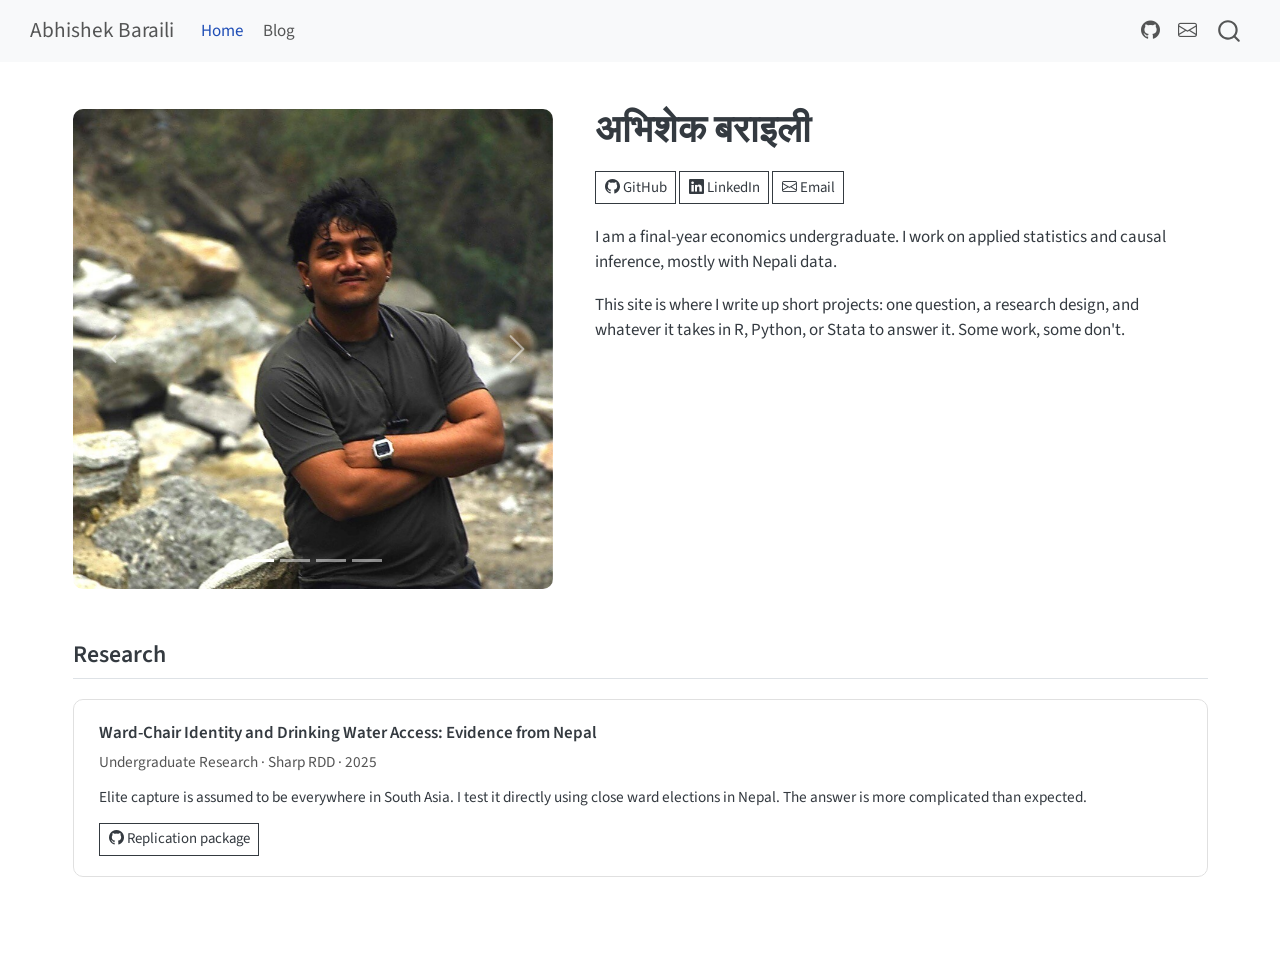
<file: docs/index.html>
<!DOCTYPE html>
<html xmlns="http://www.w3.org/1999/xhtml" lang="en" xml:lang="en"><head>

<meta charset="utf-8">
<meta name="generator" content="quarto-1.9.38">

<meta name="viewport" content="width=device-width, initial-scale=1.0, user-scalable=yes">


<title>Abhishek Baraili</title>
<style>
/* Default styles provided by pandoc.
** See https://pandoc.org/MANUAL.html#variables-for-html for config info.
*/
code{white-space: pre-wrap;}
span.smallcaps{font-variant: small-caps;}
div.columns{display: flex; gap: min(4vw, 1.5em);}
div.column{flex: auto; overflow-x: auto;}
div.hanging-indent{margin-left: 1.5em; text-indent: -1.5em;}
ul.task-list{list-style: none;}
ul.task-list li input[type="checkbox"] {
  width: 0.8em;
  margin: 0 0.8em 0.2em -1em; /* quarto-specific, see https://github.com/quarto-dev/quarto-cli/issues/4556 */ 
  vertical-align: middle;
}
</style>


<script src="site_libs/quarto-nav/quarto-nav.js"></script>
<script src="site_libs/quarto-nav/headroom.min.js"></script>
<script src="site_libs/clipboard/clipboard.min.js"></script>
<script src="site_libs/quarto-search/autocomplete.umd.js"></script>
<script src="site_libs/quarto-search/fuse.min.js"></script>
<script src="site_libs/quarto-search/quarto-search.js"></script>
<meta name="quarto:offset" content="./">
<script src="site_libs/quarto-html/quarto.js" type="module"></script>
<script src="site_libs/quarto-html/tabsets/tabsets.js" type="module"></script>
<script src="site_libs/quarto-html/popper.min.js"></script>
<script src="site_libs/quarto-html/tippy.umd.min.js"></script>
<script src="site_libs/quarto-html/anchor.min.js"></script>
<link href="site_libs/quarto-html/tippy.css" rel="stylesheet">
<link href="site_libs/quarto-html/quarto-syntax-highlighting-15634bcf2e68342d4ad2dfa704d543f6.css" rel="stylesheet" id="quarto-text-highlighting-styles">
<script src="site_libs/bootstrap/bootstrap.min.js"></script>
<link href="site_libs/bootstrap/bootstrap-icons.css" rel="stylesheet">
<link href="site_libs/bootstrap/bootstrap-158031087360bce0ff56dc785ce39e06.min.css" rel="stylesheet" append-hash="true" id="quarto-bootstrap" data-mode="light">
<script id="quarto-search-options" type="application/json">{
  "location": "navbar",
  "copy-button": false,
  "collapse-after": 3,
  "panel-placement": "end",
  "type": "overlay",
  "limit": 50,
  "keyboard-shortcut": [
    "f",
    "/",
    "s"
  ],
  "show-item-context": false,
  "language": {
    "search-no-results-text": "No results",
    "search-matching-documents-text": "matching documents",
    "search-copy-link-title": "Copy link to search",
    "search-hide-matches-text": "Hide additional matches",
    "search-more-match-text": "more match in this document",
    "search-more-matches-text": "more matches in this document",
    "search-clear-button-title": "Clear",
    "search-text-placeholder": "",
    "search-detached-cancel-button-title": "Cancel",
    "search-submit-button-title": "Submit",
    "search-label": "Search"
  }
}</script>


<link rel="stylesheet" href="styles.css">
</head>

<body class="nav-fixed quarto-light">

<div id="quarto-search-results"></div>
  <header id="quarto-header" class="headroom fixed-top">
    <nav class="navbar navbar-expand-lg " data-bs-theme="dark">
      <div class="navbar-container container-fluid">
      <div class="navbar-brand-container mx-auto">
    <a class="navbar-brand" href="./index.html">
    <span class="navbar-title">Abhishek Baraili</span>
    </a>
  </div>
            <div id="quarto-search" class="" title="Search"></div>
          <button class="navbar-toggler" type="button" data-bs-toggle="collapse" data-bs-target="#navbarCollapse" aria-controls="navbarCollapse" role="menu" aria-expanded="false" aria-label="Toggle navigation" onclick="if (window.quartoToggleHeadroom) { window.quartoToggleHeadroom(); }">
  <span class="navbar-toggler-icon"></span>
</button>
          <div class="collapse navbar-collapse" id="navbarCollapse">
            <ul class="navbar-nav navbar-nav-scroll me-auto">
  <li class="nav-item">
    <a class="nav-link active" href="./index.html" aria-current="page"> 
<span class="menu-text">Home</span></a>
  </li>  
  <li class="nav-item">
    <a class="nav-link" href="./posts/index.html"> 
<span class="menu-text">Blog</span></a>
  </li>  
</ul>
            <ul class="navbar-nav navbar-nav-scroll ms-auto">
  <li class="nav-item compact">
    <a class="nav-link" href="https://github.com/abhishekbaraili"> <i class="bi bi-github" role="img">
</i> 
<span class="menu-text"></span></a>
  </li>  
  <li class="nav-item compact">
    <a class="nav-link" href="mailto:abhishek_becon2022@kusoa.edu.np"> <i class="bi bi-envelope" role="img">
</i> 
<span class="menu-text"></span></a>
  </li>  
</ul>
          </div> <!-- /navcollapse -->
            <div class="quarto-navbar-tools">
</div>
      </div> <!-- /container-fluid -->
    </nav>
</header>
<!-- content -->
<div id="quarto-content" class="quarto-container page-columns page-rows-contents page-layout-full page-navbar">
<!-- sidebar -->
<!-- margin-sidebar -->
    
<!-- main -->
<main class="content column-page" id="quarto-document-content"><header id="title-block-header" class="quarto-title-block"></header>




<div style="display:flex; flex-wrap:wrap; gap:2.5rem; align-items:flex-start; margin-top:1rem;">

  <div style="flex:1 1 340px; min-width:300px; max-width:480px;">
    <div id="photoCarousel" class="carousel slide" data-bs-ride="carousel">
      <div class="carousel-indicators">
        <button type="button" data-bs-target="#photoCarousel" data-bs-slide-to="0" class="active" aria-label="Photo 1"></button>
        <button type="button" data-bs-target="#photoCarousel" data-bs-slide-to="1" aria-label="Photo 2"></button>
        <button type="button" data-bs-target="#photoCarousel" data-bs-slide-to="2" aria-label="Photo 3"></button>
        <button type="button" data-bs-target="#photoCarousel" data-bs-slide-to="3" aria-label="Photo 4"></button>
      </div>
      <div class="carousel-inner" style="border-radius:10px;">
        <div class="carousel-item active">
          <img src="profile.jpg" class="d-block w-100" style="height:480px; object-fit:cover;" alt="Abhishek">
        </div>
        <div class="carousel-item">
          <img src="photos/scene.jpg" class="d-block w-100" style="height:480px; object-fit:cover;" alt="Scene">
        </div>
        <div class="carousel-item">
          <img src="photos/cafe.jpg" class="d-block w-100" style="height:480px; object-fit:cover;" alt="Cafe">
        </div>
        <div class="carousel-item">
          <img src="photos/guitar.jpg" class="d-block w-100" style="height:480px; object-fit:cover;" alt="Guitar">
        </div>
      </div>
      <button class="carousel-control-prev" type="button" data-bs-target="#photoCarousel" data-bs-slide="prev">
        <span class="carousel-control-prev-icon" aria-hidden="true"></span>
        <span class="visually-hidden">Previous</span>
      </button>
      <button class="carousel-control-next" type="button" data-bs-target="#photoCarousel" data-bs-slide="next">
        <span class="carousel-control-next-icon" aria-hidden="true"></span>
        <span class="visually-hidden">Next</span>
      </button>
    </div>
  </div>

  <div style="flex:1 1 340px; min-width:300px;">
    <div style="font-size:2.25rem; font-weight:700; line-height:1.1; margin-top:0; margin-bottom:1.2rem;">अभिशेक बराइली</div>

    <p style="margin-bottom:1.2rem;">
      <a href="https://github.com/abhishekbaraili" class="btn btn-outline-dark btn-sm"><i class="bi bi-github"></i> GitHub</a>
      <a href="https://www.linkedin.com/in/abhishek-baraili-77b1aa29a/" class="btn btn-outline-dark btn-sm"><i class="bi bi-linkedin"></i> LinkedIn</a>
      <a href="mailto:abhishek_becon2022@kusoa.edu.np" class="btn btn-outline-dark btn-sm"><i class="bi bi-envelope"></i> Email</a>
    </p>

    <p>I am a final-year economics undergraduate. I work on applied statistics and causal inference, mostly with Nepali data.</p>

    <p>This site is where I write up short projects: one question, a research design, and whatever it takes in R, Python, or Stata to answer it. Some work, some don't.</p>
  </div>

</div>
<div style="margin-top:3rem;">
  <h2 style="font-size:1.4rem; font-weight:600; margin-bottom:1.2rem;" class="anchored">Research</h2>

  <div style="border:1px solid #e0e0e0; border-radius:10px; padding:1.2rem 1.5rem; margin-bottom:1rem;">
    <div style="font-weight:600; font-size:1rem; margin-bottom:0.3rem;">Ward-Chair Identity and Drinking Water Access: Evidence from Nepal</div>
    <div style="font-size:0.9rem; color:#555; margin-bottom:0.7rem;">Undergraduate Research · Sharp RDD · 2025</div>
    <p style="font-size:0.9rem; margin-bottom:0.8rem;">Elite capture is assumed to be everywhere in South Asia. I test it directly using close ward elections in Nepal. The answer is more complicated than expected.</p>
    <a href="https://github.com/abhishekbaraili/caste-water-rdd-nepal" class="btn btn-outline-dark btn-sm"><i class="bi bi-github"></i> Replication package</a>
  </div>

</div>



</main> <!-- /main -->
<script id="quarto-html-after-body" type="application/javascript">
  window.document.addEventListener("DOMContentLoaded", function (event) {
    const icon = "";
    const anchorJS = new window.AnchorJS();
    anchorJS.options = {
      placement: 'right',
      icon: icon
    };
    anchorJS.add('.anchored');
    const isCodeAnnotation = (el) => {
      for (const clz of el.classList) {
        if (clz.startsWith('code-annotation-')) {                     
          return true;
        }
      }
      return false;
    }
    const onCopySuccess = function(e) {
      // button target
      const button = e.trigger;
      // don't keep focus
      button.blur();
      // flash "checked"
      button.classList.add('code-copy-button-checked');
      var currentTitle = button.getAttribute("title");
      button.setAttribute("title", "Copied!");
      let tooltip;
      if (window.bootstrap) {
        button.setAttribute("data-bs-toggle", "tooltip");
        button.setAttribute("data-bs-placement", "left");
        button.setAttribute("data-bs-title", "Copied!");
        tooltip = new bootstrap.Tooltip(button, 
          { trigger: "manual", 
            customClass: "code-copy-button-tooltip",
            offset: [0, -8]});
        tooltip.show();    
      }
      setTimeout(function() {
        if (tooltip) {
          tooltip.hide();
          button.removeAttribute("data-bs-title");
          button.removeAttribute("data-bs-toggle");
          button.removeAttribute("data-bs-placement");
        }
        button.setAttribute("title", currentTitle);
        button.classList.remove('code-copy-button-checked');
      }, 1000);
      // clear code selection
      e.clearSelection();
    }
    const getTextToCopy = function(trigger) {
      const outerScaffold = trigger.parentElement.cloneNode(true);
      const codeEl = outerScaffold.querySelector('code');
      for (const childEl of codeEl.children) {
        if (isCodeAnnotation(childEl)) {
          childEl.remove();
        }
      }
      return codeEl.innerText;
    }
    const clipboard = new window.ClipboardJS('.code-copy-button:not([data-in-quarto-modal])', {
      text: getTextToCopy
    });
    clipboard.on('success', onCopySuccess);
    if (window.document.getElementById('quarto-embedded-source-code-modal')) {
      const clipboardModal = new window.ClipboardJS('.code-copy-button[data-in-quarto-modal]', {
        text: getTextToCopy,
        container: window.document.getElementById('quarto-embedded-source-code-modal')
      });
      clipboardModal.on('success', onCopySuccess);
    }
      var localhostRegex = new RegExp(/^(?:http|https):\/\/localhost\:?[0-9]*\//);
      var mailtoRegex = new RegExp(/^mailto:/);
        var filterRegex = new RegExp("https:\/\/abhishekbaraili\.github\.io");
      var isInternal = (href) => {
          return filterRegex.test(href) || localhostRegex.test(href) || mailtoRegex.test(href);
      }
      // Inspect non-navigation links and adorn them if external
     var links = window.document.querySelectorAll('a[href]:not(.nav-link):not(.navbar-brand):not(.toc-action):not(.sidebar-link):not(.sidebar-item-toggle):not(.pagination-link):not(.no-external):not([aria-hidden]):not(.dropdown-item):not(.quarto-navigation-tool):not(.about-link)');
      for (var i=0; i<links.length; i++) {
        const link = links[i];
        if (!isInternal(link.href)) {
          // undo the damage that might have been done by quarto-nav.js in the case of
          // links that we want to consider external
          if (link.dataset.originalHref !== undefined) {
            link.href = link.dataset.originalHref;
          }
        }
      }
    function tippyHover(el, contentFn, onTriggerFn, onUntriggerFn) {
      const config = {
        allowHTML: true,
        maxWidth: 500,
        delay: 100,
        arrow: false,
        appendTo: function(el) {
            return el.parentElement;
        },
        interactive: true,
        interactiveBorder: 10,
        theme: 'quarto',
        placement: 'bottom-start',
      };
      if (contentFn) {
        config.content = contentFn;
      }
      if (onTriggerFn) {
        config.onTrigger = onTriggerFn;
      }
      if (onUntriggerFn) {
        config.onUntrigger = onUntriggerFn;
      }
      window.tippy(el, config); 
    }
    const noterefs = window.document.querySelectorAll('a[role="doc-noteref"]');
    for (var i=0; i<noterefs.length; i++) {
      const ref = noterefs[i];
      tippyHover(ref, function() {
        // use id or data attribute instead here
        let href = ref.getAttribute('data-footnote-href') || ref.getAttribute('href');
        try { href = new URL(href).hash; } catch {}
        const id = href.replace(/^#\/?/, "");
        const note = window.document.getElementById(id);
        if (note) {
          return note.innerHTML;
        } else {
          return "";
        }
      });
    }
    const xrefs = window.document.querySelectorAll('a.quarto-xref');
    const processXRef = (id, note) => {
      // Strip column container classes
      const stripColumnClz = (el) => {
        el.classList.remove("page-full", "page-columns");
        if (el.children) {
          for (const child of el.children) {
            stripColumnClz(child);
          }
        }
      }
      stripColumnClz(note)
      if (id === null || id.startsWith('sec-')) {
        // Special case sections, only their first couple elements
        const container = document.createElement("div");
        if (note.children && note.children.length > 2) {
          container.appendChild(note.children[0].cloneNode(true));
          for (let i = 1; i < note.children.length; i++) {
            const child = note.children[i];
            if (child.tagName === "P" && child.innerText === "") {
              continue;
            } else {
              container.appendChild(child.cloneNode(true));
              break;
            }
          }
          if (window.Quarto?.typesetMath) {
            window.Quarto.typesetMath(container);
          }
          return container.innerHTML
        } else {
          if (window.Quarto?.typesetMath) {
            window.Quarto.typesetMath(note);
          }
          return note.innerHTML;
        }
      } else {
        // Remove any anchor links if they are present
        const anchorLink = note.querySelector('a.anchorjs-link');
        if (anchorLink) {
          anchorLink.remove();
        }
        if (window.Quarto?.typesetMath) {
          window.Quarto.typesetMath(note);
        }
        if (note.classList.contains("callout")) {
          return note.outerHTML;
        } else {
          return note.innerHTML;
        }
      }
    }
    for (var i=0; i<xrefs.length; i++) {
      const xref = xrefs[i];
      tippyHover(xref, undefined, function(instance) {
        instance.disable();
        let url = xref.getAttribute('href');
        let hash = undefined; 
        if (url.startsWith('#')) {
          hash = url;
        } else {
          try { hash = new URL(url).hash; } catch {}
        }
        if (hash) {
          const id = hash.replace(/^#\/?/, "");
          const note = window.document.getElementById(id);
          if (note !== null) {
            try {
              const html = processXRef(id, note.cloneNode(true));
              instance.setContent(html);
            } finally {
              instance.enable();
              instance.show();
            }
          } else {
            // See if we can fetch this
            fetch(url.split('#')[0])
            .then(res => res.text())
            .then(html => {
              const parser = new DOMParser();
              const htmlDoc = parser.parseFromString(html, "text/html");
              const note = htmlDoc.getElementById(id);
              if (note !== null) {
                const html = processXRef(id, note);
                instance.setContent(html);
              } 
            }).finally(() => {
              instance.enable();
              instance.show();
            });
          }
        } else {
          // See if we can fetch a full url (with no hash to target)
          // This is a special case and we should probably do some content thinning / targeting
          fetch(url)
          .then(res => res.text())
          .then(html => {
            const parser = new DOMParser();
            const htmlDoc = parser.parseFromString(html, "text/html");
            const note = htmlDoc.querySelector('main.content');
            if (note !== null) {
              // This should only happen for chapter cross references
              // (since there is no id in the URL)
              // remove the first header
              if (note.children.length > 0 && note.children[0].tagName === "HEADER") {
                note.children[0].remove();
              }
              const html = processXRef(null, note);
              instance.setContent(html);
            } 
          }).finally(() => {
            instance.enable();
            instance.show();
          });
        }
      }, function(instance) {
      });
    }
        let selectedAnnoteEl;
        const selectorForAnnotation = ( cell, annotation) => {
          let cellAttr = 'data-code-cell="' + cell + '"';
          let lineAttr = 'data-code-annotation="' +  annotation + '"';
          const selector = 'span[' + cellAttr + '][' + lineAttr + ']';
          return selector;
        }
        const selectCodeLines = (annoteEl) => {
          const doc = window.document;
          const targetCell = annoteEl.getAttribute("data-target-cell");
          const targetAnnotation = annoteEl.getAttribute("data-target-annotation");
          const annoteSpan = window.document.querySelector(selectorForAnnotation(targetCell, targetAnnotation));
          const lines = annoteSpan.getAttribute("data-code-lines").split(",");
          const lineIds = lines.map((line) => {
            return targetCell + "-" + line;
          })
          let top = null;
          let height = null;
          let parent = null;
          if (lineIds.length > 0) {
              //compute the position of the single el (top and bottom and make a div)
              const el = window.document.getElementById(lineIds[0]);
              top = el.offsetTop;
              height = el.offsetHeight;
              parent = el.parentElement.parentElement;
            if (lineIds.length > 1) {
              const lastEl = window.document.getElementById(lineIds[lineIds.length - 1]);
              const bottom = lastEl.offsetTop + lastEl.offsetHeight;
              height = bottom - top;
            }
            if (top !== null && height !== null && parent !== null) {
              // cook up a div (if necessary) and position it 
              let div = window.document.getElementById("code-annotation-line-highlight");
              if (div === null) {
                div = window.document.createElement("div");
                div.setAttribute("id", "code-annotation-line-highlight");
                div.style.position = 'absolute';
                parent.appendChild(div);
              }
              div.style.top = top - 2 + "px";
              div.style.height = height + 4 + "px";
              div.style.left = 0;
              let gutterDiv = window.document.getElementById("code-annotation-line-highlight-gutter");
              if (gutterDiv === null) {
                gutterDiv = window.document.createElement("div");
                gutterDiv.setAttribute("id", "code-annotation-line-highlight-gutter");
                gutterDiv.style.position = 'absolute';
                const codeCell = window.document.getElementById(targetCell);
                const gutter = codeCell.querySelector('.code-annotation-gutter');
                gutter.appendChild(gutterDiv);
              }
              gutterDiv.style.top = top - 2 + "px";
              gutterDiv.style.height = height + 4 + "px";
            }
            selectedAnnoteEl = annoteEl;
          }
        };
        const unselectCodeLines = () => {
          const elementsIds = ["code-annotation-line-highlight", "code-annotation-line-highlight-gutter"];
          elementsIds.forEach((elId) => {
            const div = window.document.getElementById(elId);
            if (div) {
              div.remove();
            }
          });
          selectedAnnoteEl = undefined;
        };
          // Handle positioning of the toggle
      window.addEventListener(
        "resize",
        throttle(() => {
          elRect = undefined;
          if (selectedAnnoteEl) {
            selectCodeLines(selectedAnnoteEl);
          }
        }, 10)
      );
      function throttle(fn, ms) {
      let throttle = false;
      let timer;
        return (...args) => {
          if(!throttle) { // first call gets through
              fn.apply(this, args);
              throttle = true;
          } else { // all the others get throttled
              if(timer) clearTimeout(timer); // cancel #2
              timer = setTimeout(() => {
                fn.apply(this, args);
                timer = throttle = false;
              }, ms);
          }
        };
      }
        // Attach click handler to the DT
        const annoteDls = window.document.querySelectorAll('dt[data-target-cell]');
        for (const annoteDlNode of annoteDls) {
          annoteDlNode.addEventListener('click', (event) => {
            const clickedEl = event.target;
            if (clickedEl !== selectedAnnoteEl) {
              unselectCodeLines();
              const activeEl = window.document.querySelector('dt[data-target-cell].code-annotation-active');
              if (activeEl) {
                activeEl.classList.remove('code-annotation-active');
              }
              selectCodeLines(clickedEl);
              clickedEl.classList.add('code-annotation-active');
            } else {
              // Unselect the line
              unselectCodeLines();
              clickedEl.classList.remove('code-annotation-active');
            }
          });
        }
    const findCites = (el) => {
      const parentEl = el.parentElement;
      if (parentEl) {
        const cites = parentEl.dataset.cites;
        if (cites) {
          return {
            el,
            cites: cites.split(' ')
          };
        } else {
          return findCites(el.parentElement)
        }
      } else {
        return undefined;
      }
    };
    var bibliorefs = window.document.querySelectorAll('a[role="doc-biblioref"]');
    for (var i=0; i<bibliorefs.length; i++) {
      const ref = bibliorefs[i];
      const citeInfo = findCites(ref);
      if (citeInfo) {
        tippyHover(citeInfo.el, function() {
          var popup = window.document.createElement('div');
          citeInfo.cites.forEach(function(cite) {
            var citeDiv = window.document.createElement('div');
            citeDiv.classList.add('hanging-indent');
            citeDiv.classList.add('csl-entry');
            var biblioDiv = window.document.getElementById('ref-' + cite);
            if (biblioDiv) {
              citeDiv.innerHTML = biblioDiv.innerHTML;
            }
            popup.appendChild(citeDiv);
          });
          return popup.innerHTML;
        });
      }
    }
  });
  </script>
</div> <!-- /content -->




</body></html>
</file>
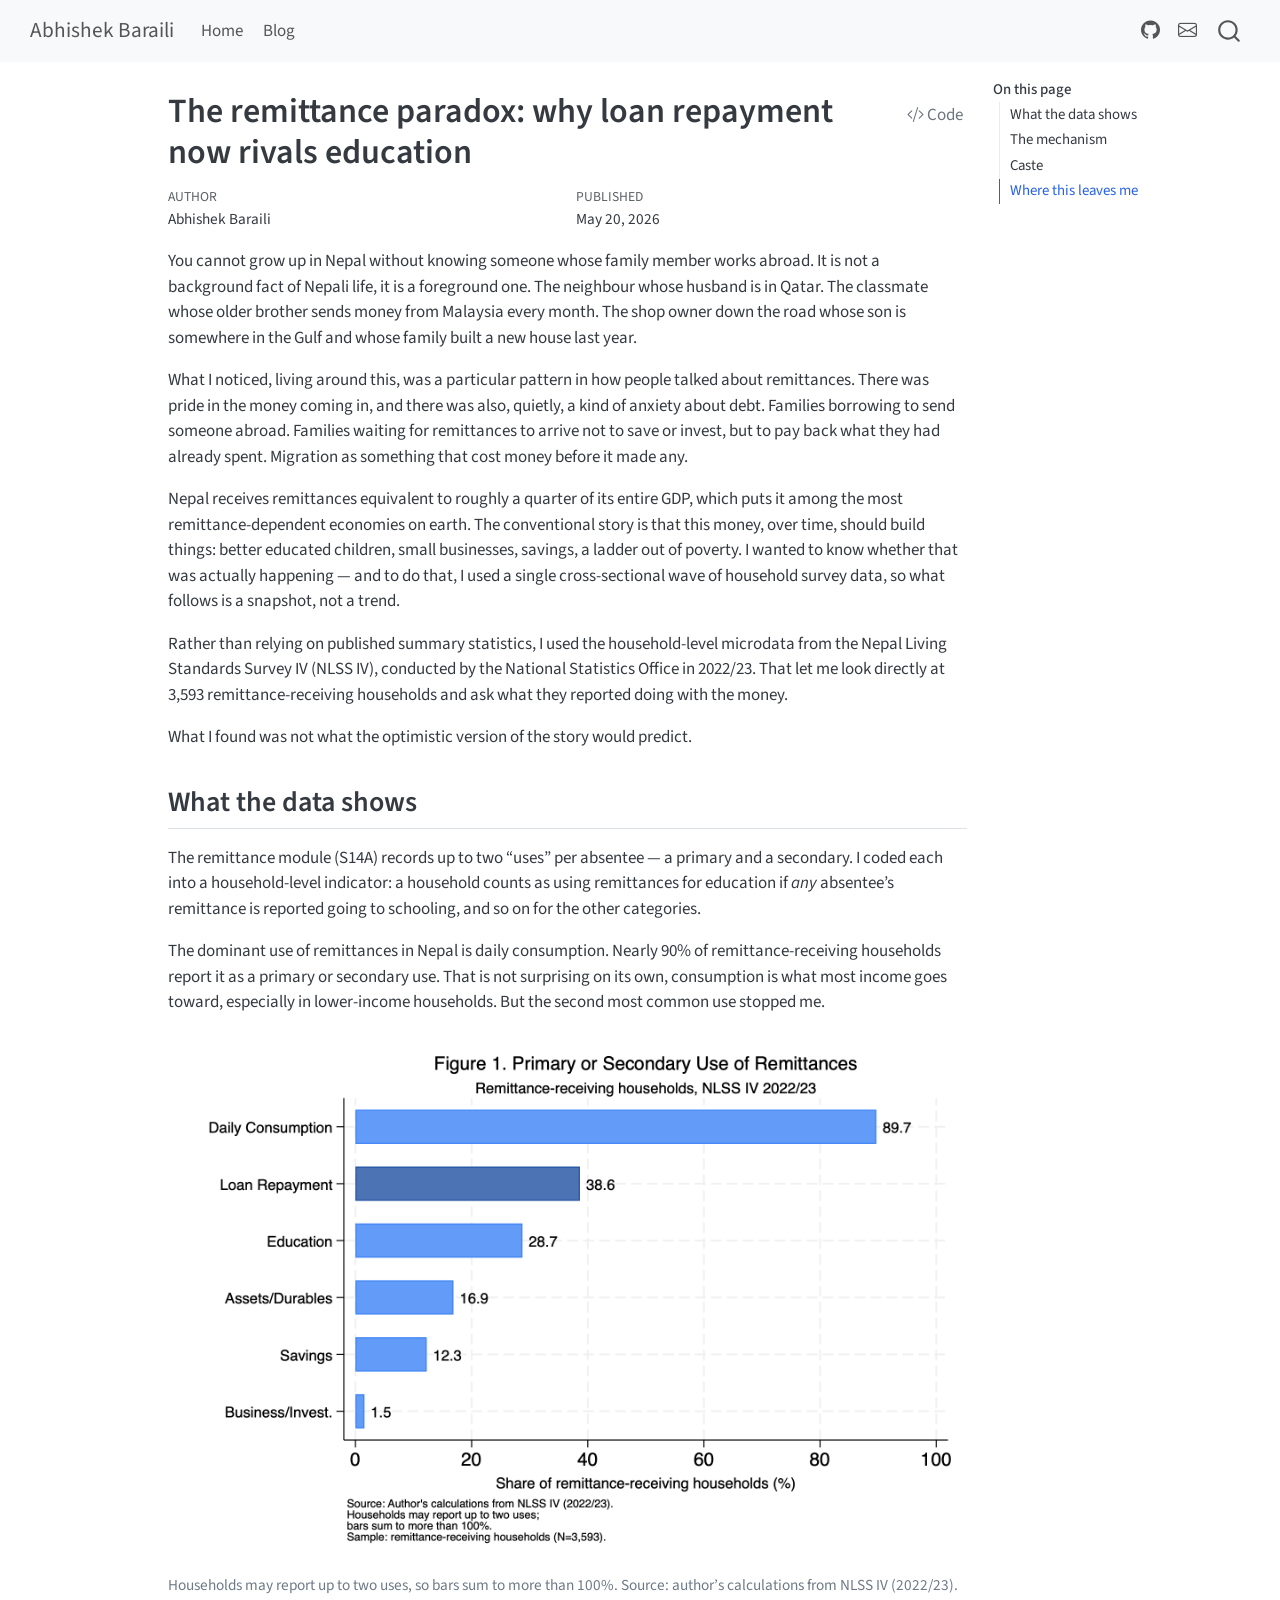
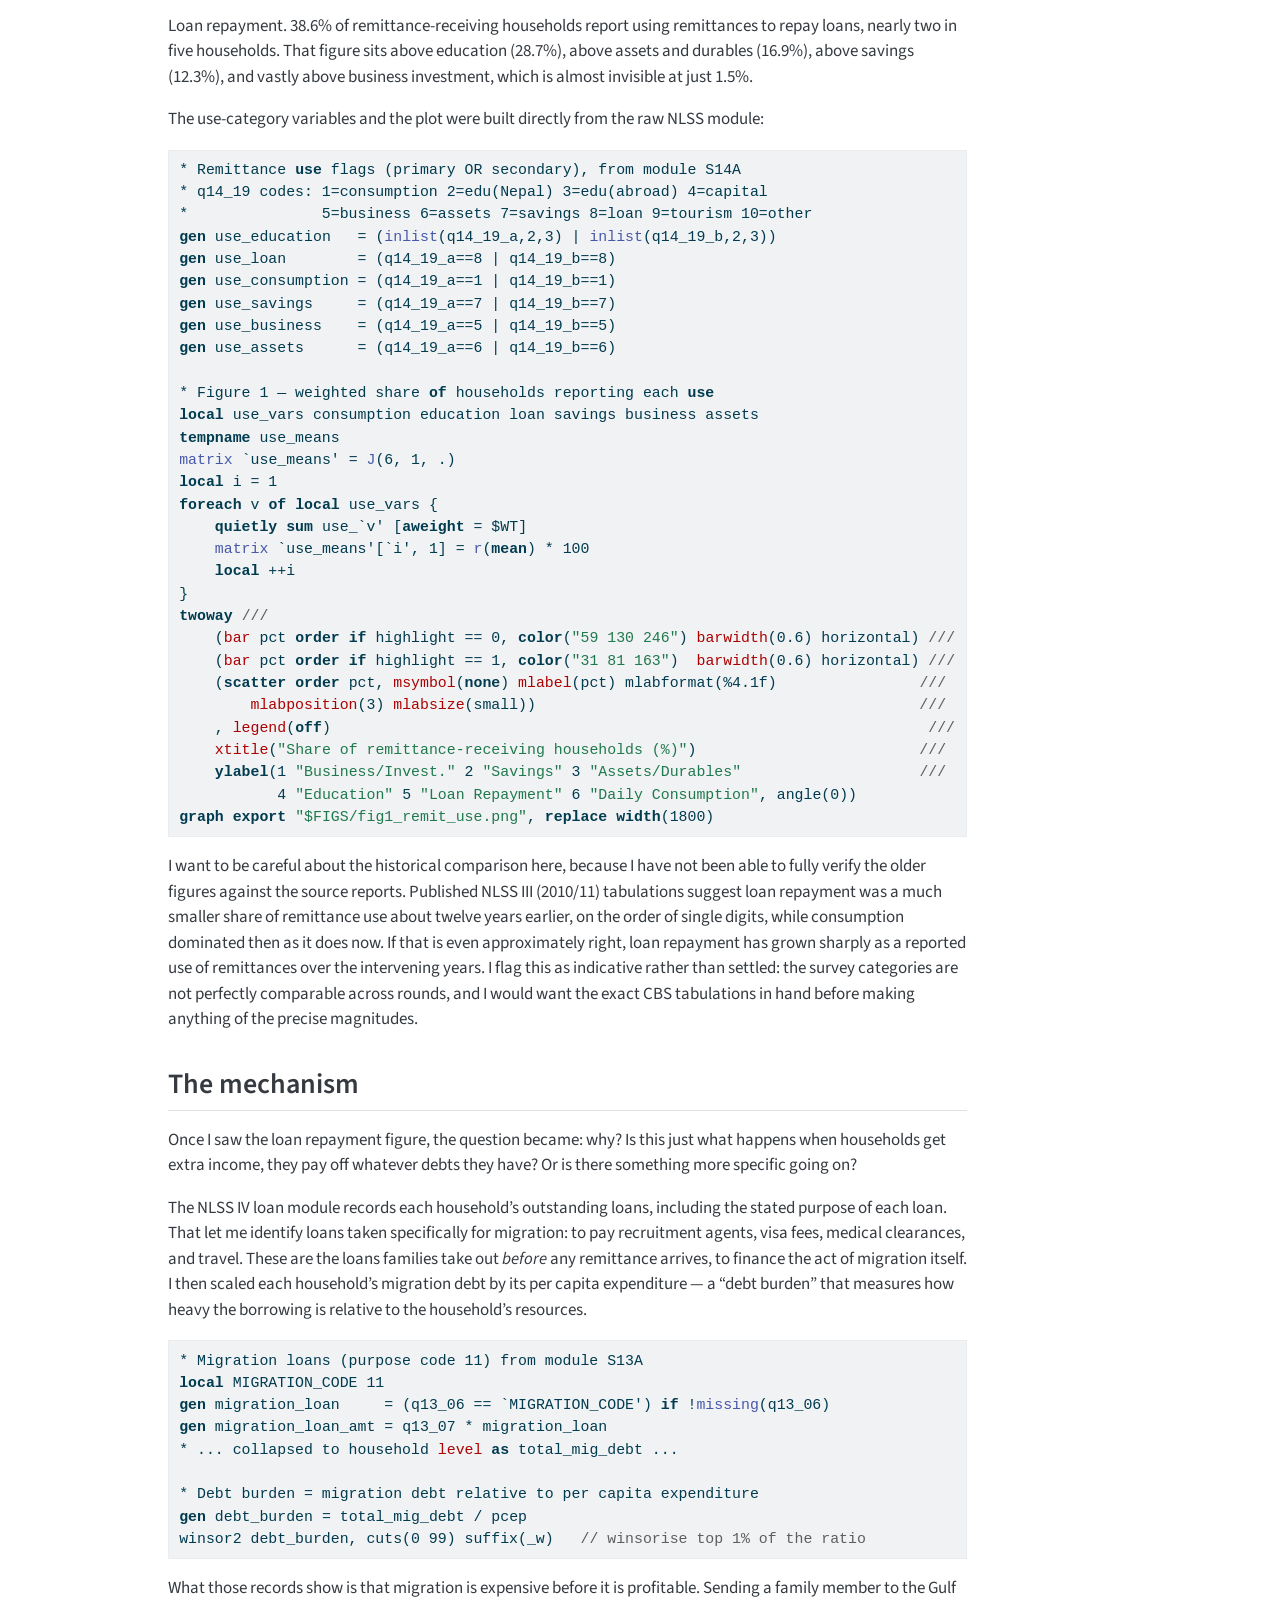
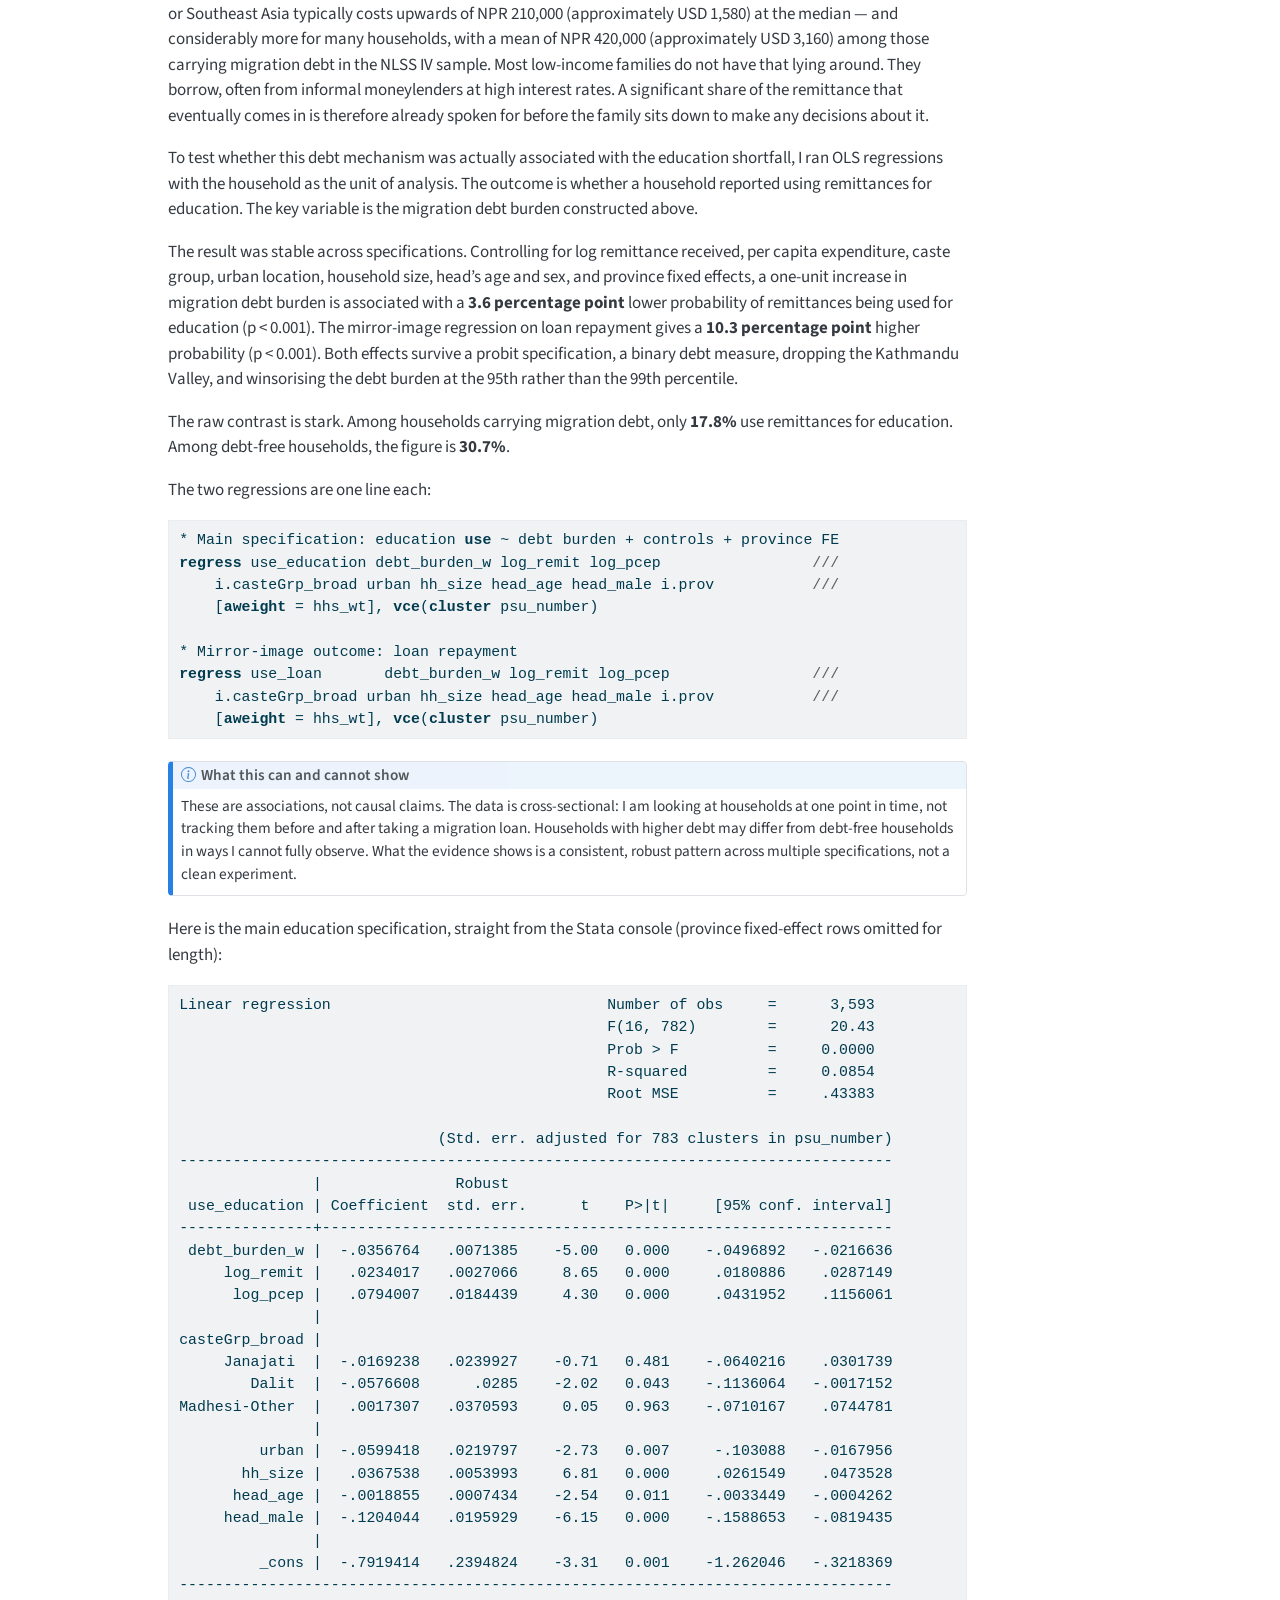
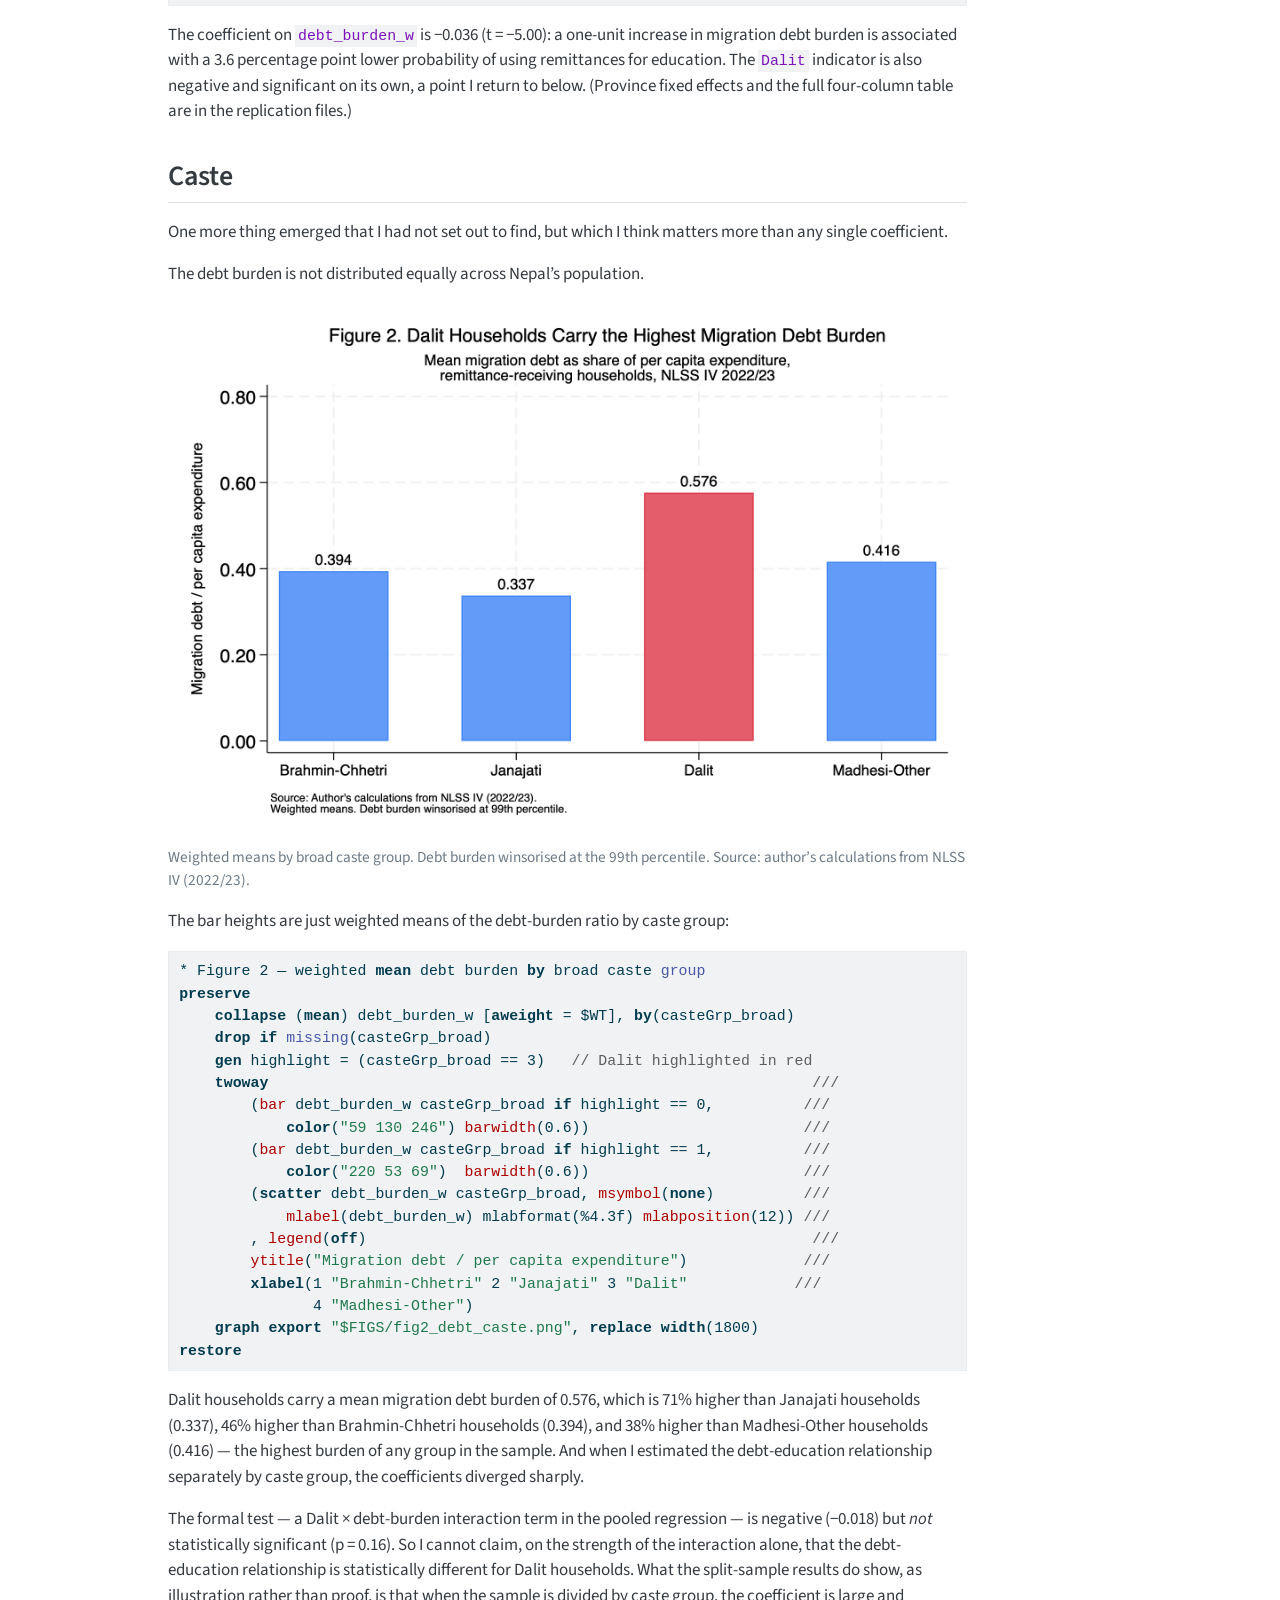
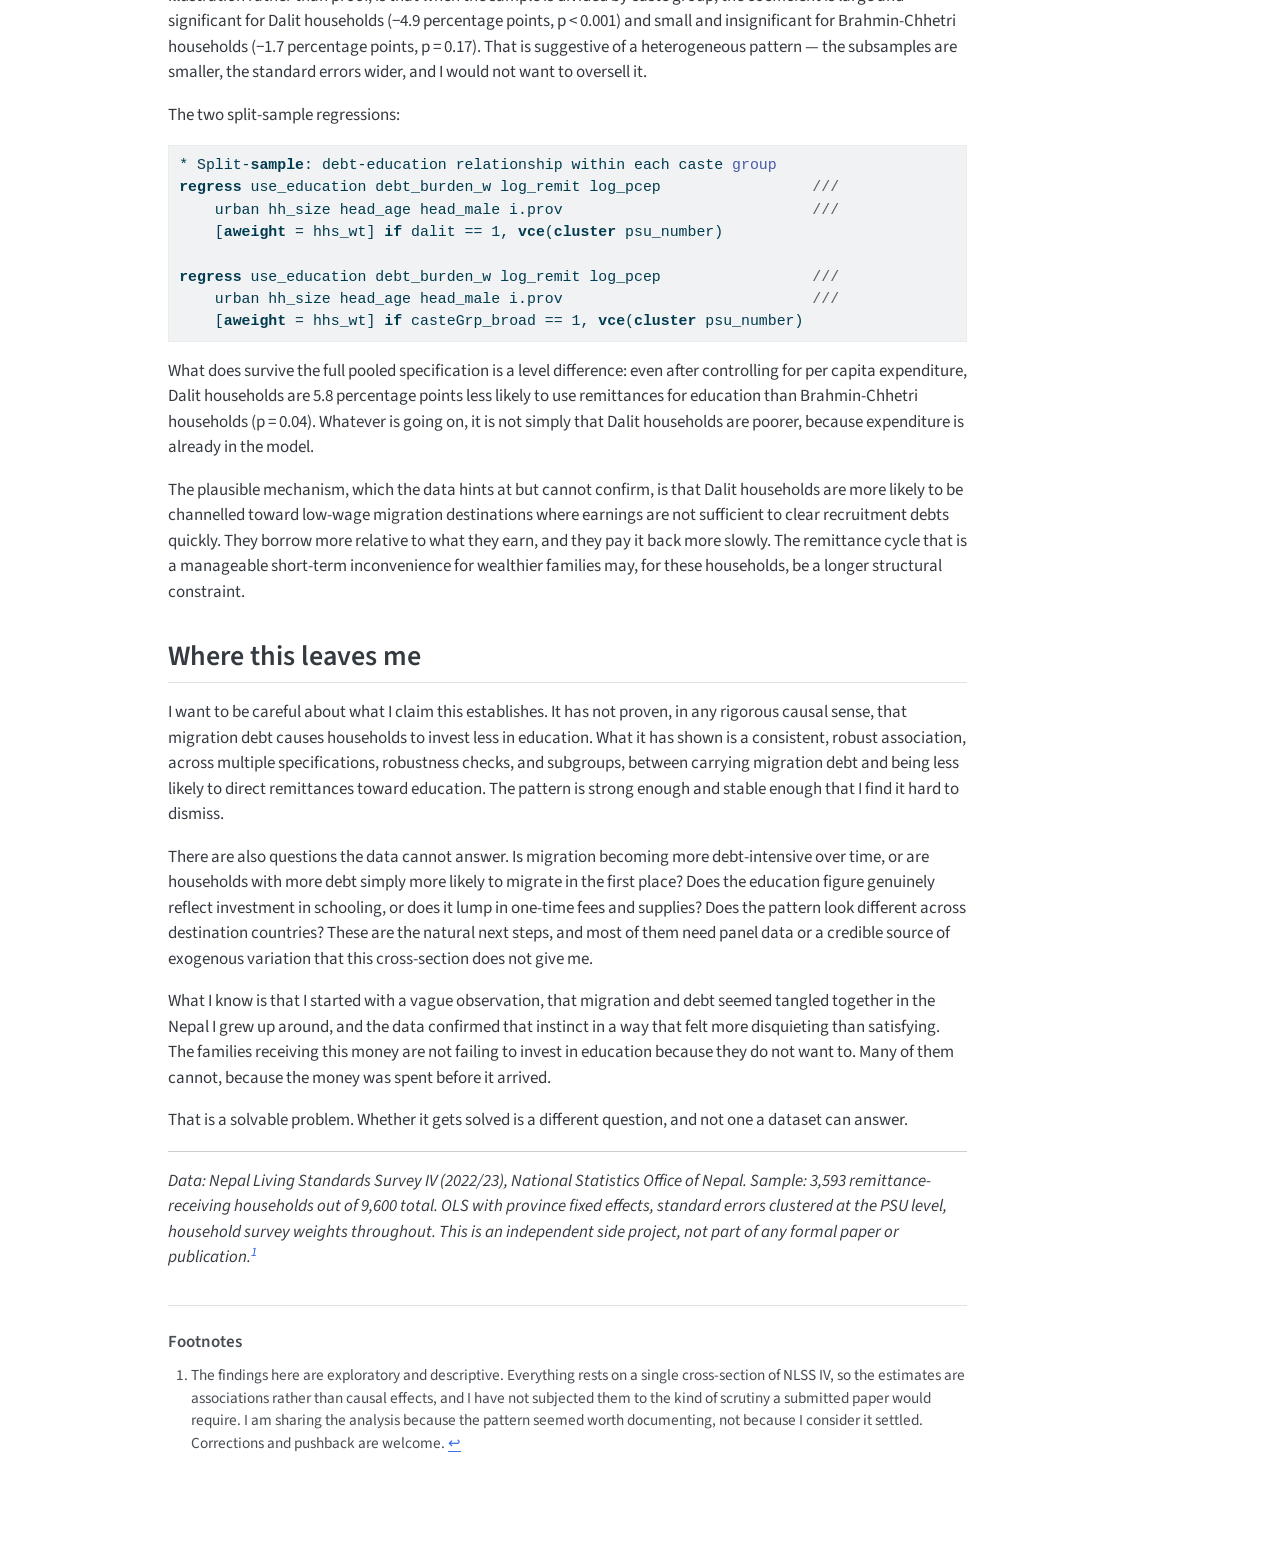
<file: docs/posts/remittance-debt/index.html>
<!DOCTYPE html>
<html xmlns="http://www.w3.org/1999/xhtml" lang="en" xml:lang="en"><head>

<meta charset="utf-8">
<meta name="generator" content="quarto-1.9.38">

<meta name="viewport" content="width=device-width, initial-scale=1.0, user-scalable=yes">

<meta name="author" content="Abhishek Baraili">
<meta name="dcterms.date" content="2026-05-20">
<meta name="description" content="Nepal receives a quarter of its GDP as remittances. I used NLSS IV microdata to ask what households actually do with it. Loan repayment now rivals education — and the pattern is heaviest for Dalit households.">

<title>The remittance paradox: why loan repayment now rivals education – Abhishek Baraili</title>
<style>
/* Default styles provided by pandoc.
** See https://pandoc.org/MANUAL.html#variables-for-html for config info.
*/
code{white-space: pre-wrap;}
span.smallcaps{font-variant: small-caps;}
div.columns{display: flex; gap: min(4vw, 1.5em);}
div.column{flex: auto; overflow-x: auto;}
div.hanging-indent{margin-left: 1.5em; text-indent: -1.5em;}
ul.task-list{list-style: none;}
ul.task-list li input[type="checkbox"] {
  width: 0.8em;
  margin: 0 0.8em 0.2em -1em; /* quarto-specific, see https://github.com/quarto-dev/quarto-cli/issues/4556 */ 
  vertical-align: middle;
}
/* CSS for syntax highlighting */
html { -webkit-text-size-adjust: 100%; }
pre > code.sourceCode { white-space: pre; position: relative; }
pre > code.sourceCode > span { display: inline-block; line-height: 1.25; }
pre > code.sourceCode > span:empty { height: 1.2em; }
.sourceCode { overflow: visible; }
code.sourceCode > span { color: inherit; text-decoration: inherit; }
div.sourceCode { margin: 1em 0; }
pre.sourceCode { margin: 0; }
@media screen {
div.sourceCode { overflow: auto; }
}
@media print {
pre > code.sourceCode { white-space: pre-wrap; }
pre > code.sourceCode > span { text-indent: -5em; padding-left: 5em; }
}
pre.numberSource code
  { counter-reset: source-line 0; }
pre.numberSource code > span
  { position: relative; left: -4em; counter-increment: source-line; }
pre.numberSource code > span > a:first-child::before
  { content: counter(source-line);
    position: relative; left: -1em; text-align: right; vertical-align: baseline;
    border: none; display: inline-block;
    -webkit-touch-callout: none; -webkit-user-select: none;
    -khtml-user-select: none; -moz-user-select: none;
    -ms-user-select: none; user-select: none;
    padding: 0 4px; width: 4em;
  }
pre.numberSource { margin-left: 3em;  padding-left: 4px; }
div.sourceCode
  {   }
@media screen {
pre > code.sourceCode > span > a:first-child::before { text-decoration: underline; }
}
</style>


<script src="../../site_libs/quarto-nav/quarto-nav.js"></script>
<script src="../../site_libs/quarto-nav/headroom.min.js"></script>
<script src="../../site_libs/clipboard/clipboard.min.js"></script>
<script src="../../site_libs/quarto-search/autocomplete.umd.js"></script>
<script src="../../site_libs/quarto-search/fuse.min.js"></script>
<script src="../../site_libs/quarto-search/quarto-search.js"></script>
<meta name="quarto:offset" content="../../">
<script src="../../site_libs/quarto-html/quarto.js" type="module"></script>
<script src="../../site_libs/quarto-html/tabsets/tabsets.js" type="module"></script>
<script src="../../site_libs/quarto-html/popper.min.js"></script>
<script src="../../site_libs/quarto-html/tippy.umd.min.js"></script>
<script src="../../site_libs/quarto-html/anchor.min.js"></script>
<link href="../../site_libs/quarto-html/tippy.css" rel="stylesheet">
<link href="../../site_libs/quarto-html/quarto-syntax-highlighting-15634bcf2e68342d4ad2dfa704d543f6.css" rel="stylesheet" id="quarto-text-highlighting-styles">
<script src="../../site_libs/bootstrap/bootstrap.min.js"></script>
<link href="../../site_libs/bootstrap/bootstrap-icons.css" rel="stylesheet">
<link href="../../site_libs/bootstrap/bootstrap-158031087360bce0ff56dc785ce39e06.min.css" rel="stylesheet" append-hash="true" id="quarto-bootstrap" data-mode="light">
<script id="quarto-search-options" type="application/json">{
  "location": "navbar",
  "copy-button": false,
  "collapse-after": 3,
  "panel-placement": "end",
  "type": "overlay",
  "limit": 50,
  "keyboard-shortcut": [
    "f",
    "/",
    "s"
  ],
  "show-item-context": false,
  "language": {
    "search-no-results-text": "No results",
    "search-matching-documents-text": "matching documents",
    "search-copy-link-title": "Copy link to search",
    "search-hide-matches-text": "Hide additional matches",
    "search-more-match-text": "more match in this document",
    "search-more-matches-text": "more matches in this document",
    "search-clear-button-title": "Clear",
    "search-text-placeholder": "",
    "search-detached-cancel-button-title": "Cancel",
    "search-submit-button-title": "Submit",
    "search-label": "Search"
  }
}</script>
<style>
.quarto-title .description { display: none; }
.quarto-title .quarto-categories { display: none; }
</style>


<link rel="stylesheet" href="../../styles.css">
</head>

<body class="nav-fixed quarto-light">

<div id="quarto-search-results"></div>
  <header id="quarto-header" class="headroom fixed-top">
    <nav class="navbar navbar-expand-lg " data-bs-theme="dark">
      <div class="navbar-container container-fluid">
      <div class="navbar-brand-container mx-auto">
    <a class="navbar-brand" href="../../index.html">
    <span class="navbar-title">Abhishek Baraili</span>
    </a>
  </div>
            <div id="quarto-search" class="" title="Search"></div>
          <button class="navbar-toggler" type="button" data-bs-toggle="collapse" data-bs-target="#navbarCollapse" aria-controls="navbarCollapse" role="menu" aria-expanded="false" aria-label="Toggle navigation" onclick="if (window.quartoToggleHeadroom) { window.quartoToggleHeadroom(); }">
  <span class="navbar-toggler-icon"></span>
</button>
          <div class="collapse navbar-collapse" id="navbarCollapse">
            <ul class="navbar-nav navbar-nav-scroll me-auto">
  <li class="nav-item">
    <a class="nav-link" href="../../index.html"> 
<span class="menu-text">Home</span></a>
  </li>  
  <li class="nav-item">
    <a class="nav-link" href="../../posts/index.html"> 
<span class="menu-text">Blog</span></a>
  </li>  
</ul>
            <ul class="navbar-nav navbar-nav-scroll ms-auto">
  <li class="nav-item compact">
    <a class="nav-link" href="https://github.com/abhishekbaraili"> <i class="bi bi-github" role="img">
</i> 
<span class="menu-text"></span></a>
  </li>  
  <li class="nav-item compact">
    <a class="nav-link" href="mailto:abhishek_becon2022@kusoa.edu.np"> <i class="bi bi-envelope" role="img">
</i> 
<span class="menu-text"></span></a>
  </li>  
</ul>
          </div> <!-- /navcollapse -->
            <div class="quarto-navbar-tools">
</div>
      </div> <!-- /container-fluid -->
    </nav>
</header>
<!-- content -->
<div id="quarto-content" class="quarto-container page-columns page-rows-contents page-layout-article page-navbar">
<!-- sidebar -->
<!-- margin-sidebar -->
    <div id="quarto-margin-sidebar" class="sidebar margin-sidebar">
        <nav id="TOC" role="doc-toc" class="toc-active">
    <h2 id="toc-title">On this page</h2>
   
  <ul class="collapse">
  <li><a href="#what-the-data-shows" id="toc-what-the-data-shows" class="nav-link active" data-scroll-target="#what-the-data-shows">What the data shows</a></li>
  <li><a href="#the-mechanism" id="toc-the-mechanism" class="nav-link" data-scroll-target="#the-mechanism">The mechanism</a></li>
  <li><a href="#caste" id="toc-caste" class="nav-link" data-scroll-target="#caste">Caste</a></li>
  <li><a href="#where-this-leaves-me" id="toc-where-this-leaves-me" class="nav-link" data-scroll-target="#where-this-leaves-me">Where this leaves me</a></li>
  </ul>
</nav>
    </div>
<!-- main -->
<main class="content" id="quarto-document-content">

<header id="title-block-header" class="quarto-title-block default">
<div class="quarto-title">
<div class="quarto-title-block"><div><h1 class="title">The remittance paradox: why loan repayment now rivals education</h1><button type="button" class="btn code-tools-button" id="quarto-code-tools-source"><i class="bi"></i> Code</button></div></div>
  <div class="quarto-categories">
    <div class="quarto-category">Stata</div>
    <div class="quarto-category">Nepal</div>
    <div class="quarto-category">NLSS</div>
    <div class="quarto-category">remittances</div>
    <div class="quarto-category">development</div>
  </div>
  </div>

<div>
  <div class="description">
    Nepal receives a quarter of its GDP as remittances. I used NLSS IV microdata to ask what households actually do with it. Loan repayment now rivals education — and the pattern is heaviest for Dalit households.
  </div>
</div>


<div class="quarto-title-meta">

    <div>
    <div class="quarto-title-meta-heading">Author</div>
    <div class="quarto-title-meta-contents">
             <p>Abhishek Baraili </p>
          </div>
  </div>
    
    <div>
    <div class="quarto-title-meta-heading">Published</div>
    <div class="quarto-title-meta-contents">
      <p class="date">May 20, 2026</p>
    </div>
  </div>
  
    
  </div>
  


</header>


<p>You cannot grow up in Nepal without knowing someone whose family member works abroad. It is not a background fact of Nepali life, it is a foreground one. The neighbour whose husband is in Qatar. The classmate whose older brother sends money from Malaysia every month. The shop owner down the road whose son is somewhere in the Gulf and whose family built a new house last year.</p>
<p>What I noticed, living around this, was a particular pattern in how people talked about remittances. There was pride in the money coming in, and there was also, quietly, a kind of anxiety about debt. Families borrowing to send someone abroad. Families waiting for remittances to arrive not to save or invest, but to pay back what they had already spent. Migration as something that cost money before it made any.</p>
<p>Nepal receives remittances equivalent to roughly a quarter of its entire GDP, which puts it among the most remittance-dependent economies on earth. The conventional story is that this money, over time, should build things: better educated children, small businesses, savings, a ladder out of poverty. I wanted to know whether that was actually happening — and to do that, I used a single cross-sectional wave of household survey data, so what follows is a snapshot, not a trend.</p>
<p>Rather than relying on published summary statistics, I used the household-level microdata from the Nepal Living Standards Survey IV (NLSS IV), conducted by the National Statistics Office in 2022/23. That let me look directly at 3,593 remittance-receiving households and ask what they reported doing with the money.</p>
<p>What I found was not what the optimistic version of the story would predict.</p>
<section id="what-the-data-shows" class="level2">
<h2 class="anchored" data-anchor-id="what-the-data-shows">What the data shows</h2>
<p>The remittance module (S14A) records up to two “uses” per absentee — a primary and a secondary. I coded each into a household-level indicator: a household counts as using remittances for education if <em>any</em> absentee’s remittance is reported going to schooling, and so on for the other categories.</p>
<p>The dominant use of remittances in Nepal is daily consumption. Nearly 90% of remittance-receiving households report it as a primary or secondary use. That is not surprising on its own, consumption is what most income goes toward, especially in lower-income households. But the second most common use stopped me.</p>
<div class="quarto-figure quarto-figure-center">
<figure class="figure">
<p><img src="images/fig1_remit_use.png" class="img-fluid figure-img"></p>
<figcaption>Households may report up to two uses, so bars sum to more than 100%. Source: author’s calculations from NLSS IV (2022/23).</figcaption>
</figure>
</div>
<p>Loan repayment. 38.6% of remittance-receiving households report using remittances to repay loans, nearly two in five households. That figure sits above education (28.7%), above assets and durables (16.9%), above savings (12.3%), and vastly above business investment, which is almost invisible at just 1.5%.</p>
<p>The use-category variables and the plot were built directly from the raw NLSS module:</p>
<div class="code-copy-outer-scaffold"><div class="sourceCode" id="cb1"><pre class="sourceCode stata code-with-copy"><code class="sourceCode stata"><span id="cb1-1"><a href="#cb1-1" aria-hidden="true" tabindex="-1"></a>* Remittance <span class="kw">use</span> flags (primary OR secondary), from module S14A</span>
<span id="cb1-2"><a href="#cb1-2" aria-hidden="true" tabindex="-1"></a>* q14_19 codes: 1=consumption 2=edu(Nepal) 3=edu(abroad) 4=capital</span>
<span id="cb1-3"><a href="#cb1-3" aria-hidden="true" tabindex="-1"></a>*               5=business 6=assets 7=savings 8=loan 9=tourism 10=other</span>
<span id="cb1-4"><a href="#cb1-4" aria-hidden="true" tabindex="-1"></a><span class="kw">gen</span> use_education   = (<span class="fu">inlist</span>(q14_19_a,2,3) | <span class="fu">inlist</span>(q14_19_b,2,3))</span>
<span id="cb1-5"><a href="#cb1-5" aria-hidden="true" tabindex="-1"></a><span class="kw">gen</span> use_loan        = (q14_19_a==8 | q14_19_b==8)</span>
<span id="cb1-6"><a href="#cb1-6" aria-hidden="true" tabindex="-1"></a><span class="kw">gen</span> use_consumption = (q14_19_a==1 | q14_19_b==1)</span>
<span id="cb1-7"><a href="#cb1-7" aria-hidden="true" tabindex="-1"></a><span class="kw">gen</span> use_savings     = (q14_19_a==7 | q14_19_b==7)</span>
<span id="cb1-8"><a href="#cb1-8" aria-hidden="true" tabindex="-1"></a><span class="kw">gen</span> use_business    = (q14_19_a==5 | q14_19_b==5)</span>
<span id="cb1-9"><a href="#cb1-9" aria-hidden="true" tabindex="-1"></a><span class="kw">gen</span> use_assets      = (q14_19_a==6 | q14_19_b==6)</span>
<span id="cb1-10"><a href="#cb1-10" aria-hidden="true" tabindex="-1"></a></span>
<span id="cb1-11"><a href="#cb1-11" aria-hidden="true" tabindex="-1"></a>* Figure 1 — weighted share <span class="kw">of</span> households reporting each <span class="kw">use</span></span>
<span id="cb1-12"><a href="#cb1-12" aria-hidden="true" tabindex="-1"></a><span class="kw">local</span> use_vars consumption education loan savings business assets</span>
<span id="cb1-13"><a href="#cb1-13" aria-hidden="true" tabindex="-1"></a><span class="kw">tempname</span> use_means</span>
<span id="cb1-14"><a href="#cb1-14" aria-hidden="true" tabindex="-1"></a><span class="fu">matrix</span> <span class="ot">`use_means'</span> = <span class="fu">J</span>(6, 1, .)</span>
<span id="cb1-15"><a href="#cb1-15" aria-hidden="true" tabindex="-1"></a><span class="kw">local</span> i = 1</span>
<span id="cb1-16"><a href="#cb1-16" aria-hidden="true" tabindex="-1"></a><span class="kw">foreach</span> v <span class="kw">of</span> <span class="kw">local</span> use_vars {</span>
<span id="cb1-17"><a href="#cb1-17" aria-hidden="true" tabindex="-1"></a>    <span class="kw">quietly</span> <span class="kw">sum</span> use_<span class="ot">`v'</span> [<span class="kw">aweight</span> = <span class="ot">$WT</span>]</span>
<span id="cb1-18"><a href="#cb1-18" aria-hidden="true" tabindex="-1"></a>    <span class="fu">matrix</span> <span class="ot">`use_means'</span>[<span class="ot">`i'</span>, 1] = <span class="fu">r</span>(<span class="kw">mean</span>) * 100</span>
<span id="cb1-19"><a href="#cb1-19" aria-hidden="true" tabindex="-1"></a>    <span class="kw">local</span> ++i</span>
<span id="cb1-20"><a href="#cb1-20" aria-hidden="true" tabindex="-1"></a>}</span>
<span id="cb1-21"><a href="#cb1-21" aria-hidden="true" tabindex="-1"></a><span class="kw">twoway</span> <span class="co">///</span></span>
<span id="cb1-22"><a href="#cb1-22" aria-hidden="true" tabindex="-1"></a>    (<span class="bn">bar</span> pct <span class="kw">order</span> <span class="kw">if</span> highlight == 0, <span class="kw">color</span>(<span class="st">"59 130 246"</span>) <span class="bn">barwidth</span>(0.6) horizontal) <span class="co">///</span></span>
<span id="cb1-23"><a href="#cb1-23" aria-hidden="true" tabindex="-1"></a>    (<span class="bn">bar</span> pct <span class="kw">order</span> <span class="kw">if</span> highlight == 1, <span class="kw">color</span>(<span class="st">"31 81 163"</span>)  <span class="bn">barwidth</span>(0.6) horizontal) <span class="co">///</span></span>
<span id="cb1-24"><a href="#cb1-24" aria-hidden="true" tabindex="-1"></a>    (<span class="kw">scatter</span> <span class="kw">order</span> pct, <span class="bn">msymbol</span>(<span class="kw">none</span>) <span class="bn">mlabel</span>(pct) mlabformat(%4.1f)                <span class="co">///</span></span>
<span id="cb1-25"><a href="#cb1-25" aria-hidden="true" tabindex="-1"></a>        <span class="bn">mlabposition</span>(3) <span class="bn">mlabsize</span>(small))                                           <span class="co">///</span></span>
<span id="cb1-26"><a href="#cb1-26" aria-hidden="true" tabindex="-1"></a>    , <span class="bn">legend</span>(<span class="kw">off</span>)                                                                   <span class="co">///</span></span>
<span id="cb1-27"><a href="#cb1-27" aria-hidden="true" tabindex="-1"></a>    <span class="bn">xtitle</span>(<span class="st">"Share of remittance-receiving households (%)"</span>)                         <span class="co">///</span></span>
<span id="cb1-28"><a href="#cb1-28" aria-hidden="true" tabindex="-1"></a>    <span class="kw">ylabel</span>(1 <span class="st">"Business/Invest."</span> 2 <span class="st">"Savings"</span> 3 <span class="st">"Assets/Durables"</span>                    <span class="co">///</span></span>
<span id="cb1-29"><a href="#cb1-29" aria-hidden="true" tabindex="-1"></a>           4 <span class="st">"Education"</span> 5 <span class="st">"Loan Repayment"</span> 6 <span class="st">"Daily Consumption"</span>, angle(0))</span>
<span id="cb1-30"><a href="#cb1-30" aria-hidden="true" tabindex="-1"></a><span class="kw">graph</span> <span class="kw">export</span> <span class="st">"$FIGS/fig1_remit_use.png"</span>, <span class="kw">replace</span> <span class="kw">width</span>(1800)</span></code></pre></div><button title="Copy to Clipboard" class="code-copy-button"><i class="bi"></i></button></div>
<p>I want to be careful about the historical comparison here, because I have not been able to fully verify the older figures against the source reports. Published NLSS III (2010/11) tabulations suggest loan repayment was a much smaller share of remittance use about twelve years earlier, on the order of single digits, while consumption dominated then as it does now. If that is even approximately right, loan repayment has grown sharply as a reported use of remittances over the intervening years. I flag this as indicative rather than settled: the survey categories are not perfectly comparable across rounds, and I would want the exact CBS tabulations in hand before making anything of the precise magnitudes.</p>
</section>
<section id="the-mechanism" class="level2">
<h2 class="anchored" data-anchor-id="the-mechanism">The mechanism</h2>
<p>Once I saw the loan repayment figure, the question became: why? Is this just what happens when households get extra income, they pay off whatever debts they have? Or is there something more specific going on?</p>
<p>The NLSS IV loan module records each household’s outstanding loans, including the stated purpose of each loan. That let me identify loans taken specifically for migration: to pay recruitment agents, visa fees, medical clearances, and travel. These are the loans families take out <em>before</em> any remittance arrives, to finance the act of migration itself. I then scaled each household’s migration debt by its per capita expenditure — a “debt burden” that measures how heavy the borrowing is relative to the household’s resources.</p>
<div class="code-copy-outer-scaffold"><div class="sourceCode" id="cb2"><pre class="sourceCode stata code-with-copy"><code class="sourceCode stata"><span id="cb2-1"><a href="#cb2-1" aria-hidden="true" tabindex="-1"></a>* Migration loans (purpose code 11) from module S13A</span>
<span id="cb2-2"><a href="#cb2-2" aria-hidden="true" tabindex="-1"></a><span class="kw">local</span> MIGRATION_CODE 11</span>
<span id="cb2-3"><a href="#cb2-3" aria-hidden="true" tabindex="-1"></a><span class="kw">gen</span> migration_loan     = (q13_06 == <span class="ot">`MIGRATION_CODE'</span>) <span class="kw">if</span> !<span class="fu">missing</span>(q13_06)</span>
<span id="cb2-4"><a href="#cb2-4" aria-hidden="true" tabindex="-1"></a><span class="kw">gen</span> migration_loan_amt = q13_07 * migration_loan</span>
<span id="cb2-5"><a href="#cb2-5" aria-hidden="true" tabindex="-1"></a>* ... collapsed to household <span class="dv">level</span> <span class="kw">as</span> total_mig_debt ...</span>
<span id="cb2-6"><a href="#cb2-6" aria-hidden="true" tabindex="-1"></a></span>
<span id="cb2-7"><a href="#cb2-7" aria-hidden="true" tabindex="-1"></a>* Debt burden = migration debt relative to per capita expenditure</span>
<span id="cb2-8"><a href="#cb2-8" aria-hidden="true" tabindex="-1"></a><span class="kw">gen</span> debt_burden = total_mig_debt / pcep</span>
<span id="cb2-9"><a href="#cb2-9" aria-hidden="true" tabindex="-1"></a>winsor2 debt_burden, cuts(0 99) suffix(_w)   <span class="co">// winsorise top 1% of the ratio</span></span></code></pre></div><button title="Copy to Clipboard" class="code-copy-button"><i class="bi"></i></button></div>
<p>What those records show is that migration is expensive before it is profitable. Sending a family member to the Gulf or Southeast Asia typically costs upwards of NPR 210,000 (approximately USD 1,580) at the median — and considerably more for many households, with a mean of NPR 420,000 (approximately USD 3,160) among those carrying migration debt in the NLSS IV sample. Most low-income families do not have that lying around. They borrow, often from informal moneylenders at high interest rates. A significant share of the remittance that eventually comes in is therefore already spoken for before the family sits down to make any decisions about it.</p>
<p>To test whether this debt mechanism was actually associated with the education shortfall, I ran OLS regressions with the household as the unit of analysis. The outcome is whether a household reported using remittances for education. The key variable is the migration debt burden constructed above.</p>
<p>The result was stable across specifications. Controlling for log remittance received, per capita expenditure, caste group, urban location, household size, head’s age and sex, and province fixed effects, a one-unit increase in migration debt burden is associated with a <strong>3.6 percentage point</strong> lower probability of remittances being used for education (p &lt; 0.001). The mirror-image regression on loan repayment gives a <strong>10.3 percentage point</strong> higher probability (p &lt; 0.001). Both effects survive a probit specification, a binary debt measure, dropping the Kathmandu Valley, and winsorising the debt burden at the 95th rather than the 99th percentile.</p>
<p>The raw contrast is stark. Among households carrying migration debt, only <strong>17.8%</strong> use remittances for education. Among debt-free households, the figure is <strong>30.7%</strong>.</p>
<p>The two regressions are one line each:</p>
<div class="code-copy-outer-scaffold"><div class="sourceCode" id="cb3"><pre class="sourceCode stata code-with-copy"><code class="sourceCode stata"><span id="cb3-1"><a href="#cb3-1" aria-hidden="true" tabindex="-1"></a>* Main specification: education <span class="kw">use</span> ~ debt burden + controls + province FE</span>
<span id="cb3-2"><a href="#cb3-2" aria-hidden="true" tabindex="-1"></a><span class="kw">regress</span> use_education debt_burden_w log_remit log_pcep                 <span class="co">///</span></span>
<span id="cb3-3"><a href="#cb3-3" aria-hidden="true" tabindex="-1"></a>    i.casteGrp_broad urban hh_size head_age head_male i.prov           <span class="co">///</span></span>
<span id="cb3-4"><a href="#cb3-4" aria-hidden="true" tabindex="-1"></a>    [<span class="kw">aweight</span> = hhs_wt], <span class="kw">vce</span>(<span class="kw">cluster</span> psu_number)</span>
<span id="cb3-5"><a href="#cb3-5" aria-hidden="true" tabindex="-1"></a></span>
<span id="cb3-6"><a href="#cb3-6" aria-hidden="true" tabindex="-1"></a>* Mirror-image outcome: loan repayment</span>
<span id="cb3-7"><a href="#cb3-7" aria-hidden="true" tabindex="-1"></a><span class="kw">regress</span> use_loan       debt_burden_w log_remit log_pcep                <span class="co">///</span></span>
<span id="cb3-8"><a href="#cb3-8" aria-hidden="true" tabindex="-1"></a>    i.casteGrp_broad urban hh_size head_age head_male i.prov           <span class="co">///</span></span>
<span id="cb3-9"><a href="#cb3-9" aria-hidden="true" tabindex="-1"></a>    [<span class="kw">aweight</span> = hhs_wt], <span class="kw">vce</span>(<span class="kw">cluster</span> psu_number)</span></code></pre></div><button title="Copy to Clipboard" class="code-copy-button"><i class="bi"></i></button></div>
<div class="callout callout-style-default callout-note callout-titled">
<div class="callout-header d-flex align-content-center">
<div class="callout-icon-container">
<i class="callout-icon"></i>
</div>
<div class="callout-title-container flex-fill">
<span class="screen-reader-only">Note</span>What this can and cannot show
</div>
</div>
<div class="callout-body-container callout-body">
<p>These are associations, not causal claims. The data is cross-sectional: I am looking at households at one point in time, not tracking them before and after taking a migration loan. Households with higher debt may differ from debt-free households in ways I cannot fully observe. What the evidence shows is a consistent, robust pattern across multiple specifications, not a clean experiment.</p>
</div>
</div>
<p>Here is the main education specification, straight from the Stata console (province fixed-effect rows omitted for length):</p>
<div class="code-copy-outer-scaffold"><div class="sourceCode" id="cb4"><pre class="sourceCode default code-with-copy"><code class="sourceCode default"><span id="cb4-1"><a href="#cb4-1" aria-hidden="true" tabindex="-1"></a>Linear regression                               Number of obs     =      3,593</span>
<span id="cb4-2"><a href="#cb4-2" aria-hidden="true" tabindex="-1"></a>                                                F(16, 782)        =      20.43</span>
<span id="cb4-3"><a href="#cb4-3" aria-hidden="true" tabindex="-1"></a>                                                Prob &gt; F          =     0.0000</span>
<span id="cb4-4"><a href="#cb4-4" aria-hidden="true" tabindex="-1"></a>                                                R-squared         =     0.0854</span>
<span id="cb4-5"><a href="#cb4-5" aria-hidden="true" tabindex="-1"></a>                                                Root MSE          =     .43383</span>
<span id="cb4-6"><a href="#cb4-6" aria-hidden="true" tabindex="-1"></a></span>
<span id="cb4-7"><a href="#cb4-7" aria-hidden="true" tabindex="-1"></a>                             (Std. err. adjusted for 783 clusters in psu_number)</span>
<span id="cb4-8"><a href="#cb4-8" aria-hidden="true" tabindex="-1"></a>--------------------------------------------------------------------------------</span>
<span id="cb4-9"><a href="#cb4-9" aria-hidden="true" tabindex="-1"></a>               |               Robust</span>
<span id="cb4-10"><a href="#cb4-10" aria-hidden="true" tabindex="-1"></a> use_education | Coefficient  std. err.      t    P&gt;|t|     [95% conf. interval]</span>
<span id="cb4-11"><a href="#cb4-11" aria-hidden="true" tabindex="-1"></a>---------------+----------------------------------------------------------------</span>
<span id="cb4-12"><a href="#cb4-12" aria-hidden="true" tabindex="-1"></a> debt_burden_w |  -.0356764   .0071385    -5.00   0.000    -.0496892   -.0216636</span>
<span id="cb4-13"><a href="#cb4-13" aria-hidden="true" tabindex="-1"></a>     log_remit |   .0234017   .0027066     8.65   0.000     .0180886    .0287149</span>
<span id="cb4-14"><a href="#cb4-14" aria-hidden="true" tabindex="-1"></a>      log_pcep |   .0794007   .0184439     4.30   0.000     .0431952    .1156061</span>
<span id="cb4-15"><a href="#cb4-15" aria-hidden="true" tabindex="-1"></a>               |</span>
<span id="cb4-16"><a href="#cb4-16" aria-hidden="true" tabindex="-1"></a>casteGrp_broad |</span>
<span id="cb4-17"><a href="#cb4-17" aria-hidden="true" tabindex="-1"></a>     Janajati  |  -.0169238   .0239927    -0.71   0.481    -.0640216    .0301739</span>
<span id="cb4-18"><a href="#cb4-18" aria-hidden="true" tabindex="-1"></a>        Dalit  |  -.0576608      .0285    -2.02   0.043    -.1136064   -.0017152</span>
<span id="cb4-19"><a href="#cb4-19" aria-hidden="true" tabindex="-1"></a>Madhesi-Other  |   .0017307   .0370593     0.05   0.963    -.0710167    .0744781</span>
<span id="cb4-20"><a href="#cb4-20" aria-hidden="true" tabindex="-1"></a>               |</span>
<span id="cb4-21"><a href="#cb4-21" aria-hidden="true" tabindex="-1"></a>         urban |  -.0599418   .0219797    -2.73   0.007     -.103088   -.0167956</span>
<span id="cb4-22"><a href="#cb4-22" aria-hidden="true" tabindex="-1"></a>       hh_size |   .0367538   .0053993     6.81   0.000     .0261549    .0473528</span>
<span id="cb4-23"><a href="#cb4-23" aria-hidden="true" tabindex="-1"></a>      head_age |  -.0018855   .0007434    -2.54   0.011    -.0033449   -.0004262</span>
<span id="cb4-24"><a href="#cb4-24" aria-hidden="true" tabindex="-1"></a>     head_male |  -.1204044   .0195929    -6.15   0.000    -.1588653   -.0819435</span>
<span id="cb4-25"><a href="#cb4-25" aria-hidden="true" tabindex="-1"></a>               |</span>
<span id="cb4-26"><a href="#cb4-26" aria-hidden="true" tabindex="-1"></a>         _cons |  -.7919414   .2394824    -3.31   0.001    -1.262046   -.3218369</span>
<span id="cb4-27"><a href="#cb4-27" aria-hidden="true" tabindex="-1"></a>--------------------------------------------------------------------------------</span></code></pre></div><button title="Copy to Clipboard" class="code-copy-button"><i class="bi"></i></button></div>
<p>The coefficient on <code>debt_burden_w</code> is −0.036 (t = −5.00): a one-unit increase in migration debt burden is associated with a 3.6 percentage point lower probability of using remittances for education. The <code>Dalit</code> indicator is also negative and significant on its own, a point I return to below. (Province fixed effects and the full four-column table are in the replication files.)</p>
</section>
<section id="caste" class="level2">
<h2 class="anchored" data-anchor-id="caste">Caste</h2>
<p>One more thing emerged that I had not set out to find, but which I think matters more than any single coefficient.</p>
<p>The debt burden is not distributed equally across Nepal’s population.</p>
<div class="quarto-figure quarto-figure-center">
<figure class="figure">
<p><img src="images/fig2_debt_caste.png" class="img-fluid figure-img"></p>
<figcaption>Weighted means by broad caste group. Debt burden winsorised at the 99th percentile. Source: author’s calculations from NLSS IV (2022/23).</figcaption>
</figure>
</div>
<p>The bar heights are just weighted means of the debt-burden ratio by caste group:</p>
<div class="code-copy-outer-scaffold"><div class="sourceCode" id="cb5"><pre class="sourceCode stata code-with-copy"><code class="sourceCode stata"><span id="cb5-1"><a href="#cb5-1" aria-hidden="true" tabindex="-1"></a>* Figure 2 — weighted <span class="kw">mean</span> debt burden <span class="kw">by</span> broad caste <span class="fu">group</span></span>
<span id="cb5-2"><a href="#cb5-2" aria-hidden="true" tabindex="-1"></a><span class="kw">preserve</span></span>
<span id="cb5-3"><a href="#cb5-3" aria-hidden="true" tabindex="-1"></a>    <span class="kw">collapse</span> (<span class="kw">mean</span>) debt_burden_w [<span class="kw">aweight</span> = <span class="ot">$WT</span>], <span class="kw">by</span>(casteGrp_broad)</span>
<span id="cb5-4"><a href="#cb5-4" aria-hidden="true" tabindex="-1"></a>    <span class="kw">drop</span> <span class="kw">if</span> <span class="fu">missing</span>(casteGrp_broad)</span>
<span id="cb5-5"><a href="#cb5-5" aria-hidden="true" tabindex="-1"></a>    <span class="kw">gen</span> highlight = (casteGrp_broad == 3)   <span class="co">// Dalit highlighted in red</span></span>
<span id="cb5-6"><a href="#cb5-6" aria-hidden="true" tabindex="-1"></a>    <span class="kw">twoway</span>                                                             <span class="co">///</span></span>
<span id="cb5-7"><a href="#cb5-7" aria-hidden="true" tabindex="-1"></a>        (<span class="bn">bar</span> debt_burden_w casteGrp_broad <span class="kw">if</span> highlight == 0,          <span class="co">///</span></span>
<span id="cb5-8"><a href="#cb5-8" aria-hidden="true" tabindex="-1"></a>            <span class="kw">color</span>(<span class="st">"59 130 246"</span>) <span class="bn">barwidth</span>(0.6))                        <span class="co">///</span></span>
<span id="cb5-9"><a href="#cb5-9" aria-hidden="true" tabindex="-1"></a>        (<span class="bn">bar</span> debt_burden_w casteGrp_broad <span class="kw">if</span> highlight == 1,          <span class="co">///</span></span>
<span id="cb5-10"><a href="#cb5-10" aria-hidden="true" tabindex="-1"></a>            <span class="kw">color</span>(<span class="st">"220 53 69"</span>)  <span class="bn">barwidth</span>(0.6))                        <span class="co">///</span></span>
<span id="cb5-11"><a href="#cb5-11" aria-hidden="true" tabindex="-1"></a>        (<span class="kw">scatter</span> debt_burden_w casteGrp_broad, <span class="bn">msymbol</span>(<span class="kw">none</span>)          <span class="co">///</span></span>
<span id="cb5-12"><a href="#cb5-12" aria-hidden="true" tabindex="-1"></a>            <span class="bn">mlabel</span>(debt_burden_w) mlabformat(%4.3f) <span class="bn">mlabposition</span>(12)) <span class="co">///</span></span>
<span id="cb5-13"><a href="#cb5-13" aria-hidden="true" tabindex="-1"></a>        , <span class="bn">legend</span>(<span class="kw">off</span>)                                                  <span class="co">///</span></span>
<span id="cb5-14"><a href="#cb5-14" aria-hidden="true" tabindex="-1"></a>        <span class="bn">ytitle</span>(<span class="st">"Migration debt / per capita expenditure"</span>)             <span class="co">///</span></span>
<span id="cb5-15"><a href="#cb5-15" aria-hidden="true" tabindex="-1"></a>        <span class="kw">xlabel</span>(1 <span class="st">"Brahmin-Chhetri"</span> 2 <span class="st">"Janajati"</span> 3 <span class="st">"Dalit"</span>            <span class="co">///</span></span>
<span id="cb5-16"><a href="#cb5-16" aria-hidden="true" tabindex="-1"></a>               4 <span class="st">"Madhesi-Other"</span>)</span>
<span id="cb5-17"><a href="#cb5-17" aria-hidden="true" tabindex="-1"></a>    <span class="kw">graph</span> <span class="kw">export</span> <span class="st">"$FIGS/fig2_debt_caste.png"</span>, <span class="kw">replace</span> <span class="kw">width</span>(1800)</span>
<span id="cb5-18"><a href="#cb5-18" aria-hidden="true" tabindex="-1"></a><span class="kw">restore</span></span></code></pre></div><button title="Copy to Clipboard" class="code-copy-button"><i class="bi"></i></button></div>
<p>Dalit households carry a mean migration debt burden of 0.576, which is 71% higher than Janajati households (0.337), 46% higher than Brahmin-Chhetri households (0.394), and 38% higher than Madhesi-Other households (0.416) — the highest burden of any group in the sample. And when I estimated the debt-education relationship separately by caste group, the coefficients diverged sharply.</p>
<p>The formal test — a Dalit × debt-burden interaction term in the pooled regression — is negative (−0.018) but <em>not</em> statistically significant (p = 0.16). So I cannot claim, on the strength of the interaction alone, that the debt-education relationship is statistically different for Dalit households. What the split-sample results do show, as illustration rather than proof, is that when the sample is divided by caste group, the coefficient is large and significant for Dalit households (−4.9 percentage points, p &lt; 0.001) and small and insignificant for Brahmin-Chhetri households (−1.7 percentage points, p = 0.17). That is suggestive of a heterogeneous pattern — the subsamples are smaller, the standard errors wider, and I would not want to oversell it.</p>
<p>The two split-sample regressions:</p>
<div class="code-copy-outer-scaffold"><div class="sourceCode" id="cb6"><pre class="sourceCode stata code-with-copy"><code class="sourceCode stata"><span id="cb6-1"><a href="#cb6-1" aria-hidden="true" tabindex="-1"></a>* Split-<span class="kw">sample</span>: debt-education relationship within each caste <span class="fu">group</span></span>
<span id="cb6-2"><a href="#cb6-2" aria-hidden="true" tabindex="-1"></a><span class="kw">regress</span> use_education debt_burden_w log_remit log_pcep                 <span class="co">///</span></span>
<span id="cb6-3"><a href="#cb6-3" aria-hidden="true" tabindex="-1"></a>    urban hh_size head_age head_male i.prov                            <span class="co">///</span></span>
<span id="cb6-4"><a href="#cb6-4" aria-hidden="true" tabindex="-1"></a>    [<span class="kw">aweight</span> = hhs_wt] <span class="kw">if</span> dalit == 1, <span class="kw">vce</span>(<span class="kw">cluster</span> psu_number)</span>
<span id="cb6-5"><a href="#cb6-5" aria-hidden="true" tabindex="-1"></a></span>
<span id="cb6-6"><a href="#cb6-6" aria-hidden="true" tabindex="-1"></a><span class="kw">regress</span> use_education debt_burden_w log_remit log_pcep                 <span class="co">///</span></span>
<span id="cb6-7"><a href="#cb6-7" aria-hidden="true" tabindex="-1"></a>    urban hh_size head_age head_male i.prov                            <span class="co">///</span></span>
<span id="cb6-8"><a href="#cb6-8" aria-hidden="true" tabindex="-1"></a>    [<span class="kw">aweight</span> = hhs_wt] <span class="kw">if</span> casteGrp_broad == 1, <span class="kw">vce</span>(<span class="kw">cluster</span> psu_number)</span></code></pre></div><button title="Copy to Clipboard" class="code-copy-button"><i class="bi"></i></button></div>
<p>What does survive the full pooled specification is a level difference: even after controlling for per capita expenditure, Dalit households are 5.8 percentage points less likely to use remittances for education than Brahmin-Chhetri households (p = 0.04). Whatever is going on, it is not simply that Dalit households are poorer, because expenditure is already in the model.</p>
<p>The plausible mechanism, which the data hints at but cannot confirm, is that Dalit households are more likely to be channelled toward low-wage migration destinations where earnings are not sufficient to clear recruitment debts quickly. They borrow more relative to what they earn, and they pay it back more slowly. The remittance cycle that is a manageable short-term inconvenience for wealthier families may, for these households, be a longer structural constraint.</p>
</section>
<section id="where-this-leaves-me" class="level2">
<h2 class="anchored" data-anchor-id="where-this-leaves-me">Where this leaves me</h2>
<p>I want to be careful about what I claim this establishes. It has not proven, in any rigorous causal sense, that migration debt causes households to invest less in education. What it has shown is a consistent, robust association, across multiple specifications, robustness checks, and subgroups, between carrying migration debt and being less likely to direct remittances toward education. The pattern is strong enough and stable enough that I find it hard to dismiss.</p>
<p>There are also questions the data cannot answer. Is migration becoming more debt-intensive over time, or are households with more debt simply more likely to migrate in the first place? Does the education figure genuinely reflect investment in schooling, or does it lump in one-time fees and supplies? Does the pattern look different across destination countries? These are the natural next steps, and most of them need panel data or a credible source of exogenous variation that this cross-section does not give me.</p>
<p>What I know is that I started with a vague observation, that migration and debt seemed tangled together in the Nepal I grew up around, and the data confirmed that instinct in a way that felt more disquieting than satisfying. The families receiving this money are not failing to invest in education because they do not want to. Many of them cannot, because the money was spent before it arrived.</p>
<p>That is a solvable problem. Whether it gets solved is a different question, and not one a dataset can answer.</p>
<hr>
<p><em>Data: Nepal Living Standards Survey IV (2022/23), National Statistics Office of Nepal. Sample: 3,593 remittance-receiving households out of 9,600 total. OLS with province fixed effects, standard errors clustered at the PSU level, household survey weights throughout. This is an independent side project, not part of any formal paper or publication.<a href="#fn1" class="footnote-ref" id="fnref1" role="doc-noteref"><sup>1</sup></a></em></p>


<!-- -->

</section>


<div id="quarto-appendix" class="default"><section id="footnotes" class="footnotes footnotes-end-of-document" role="doc-endnotes"><h2 class="anchored quarto-appendix-heading">Footnotes</h2>

<ol>
<li id="fn1"><p>The findings here are exploratory and descriptive. Everything rests on a single cross-section of NLSS IV, so the estimates are associations rather than causal effects, and I have not subjected them to the kind of scrutiny a submitted paper would require. I am sharing the analysis because the pattern seemed worth documenting, not because I consider it settled. Corrections and pushback are welcome.<a href="#fnref1" class="footnote-back" role="doc-backlink">↩︎</a></p></li>
</ol>
</section></div></main> <!-- /main -->
<script id="quarto-html-after-body" type="application/javascript">
  window.document.addEventListener("DOMContentLoaded", function (event) {
    const icon = "";
    const anchorJS = new window.AnchorJS();
    anchorJS.options = {
      placement: 'right',
      icon: icon
    };
    anchorJS.add('.anchored');
    const isCodeAnnotation = (el) => {
      for (const clz of el.classList) {
        if (clz.startsWith('code-annotation-')) {                     
          return true;
        }
      }
      return false;
    }
    const onCopySuccess = function(e) {
      // button target
      const button = e.trigger;
      // don't keep focus
      button.blur();
      // flash "checked"
      button.classList.add('code-copy-button-checked');
      var currentTitle = button.getAttribute("title");
      button.setAttribute("title", "Copied!");
      let tooltip;
      if (window.bootstrap) {
        button.setAttribute("data-bs-toggle", "tooltip");
        button.setAttribute("data-bs-placement", "left");
        button.setAttribute("data-bs-title", "Copied!");
        tooltip = new bootstrap.Tooltip(button, 
          { trigger: "manual", 
            customClass: "code-copy-button-tooltip",
            offset: [0, -8]});
        tooltip.show();    
      }
      setTimeout(function() {
        if (tooltip) {
          tooltip.hide();
          button.removeAttribute("data-bs-title");
          button.removeAttribute("data-bs-toggle");
          button.removeAttribute("data-bs-placement");
        }
        button.setAttribute("title", currentTitle);
        button.classList.remove('code-copy-button-checked');
      }, 1000);
      // clear code selection
      e.clearSelection();
    }
    const getTextToCopy = function(trigger) {
      const outerScaffold = trigger.parentElement.cloneNode(true);
      const codeEl = outerScaffold.querySelector('code');
      for (const childEl of codeEl.children) {
        if (isCodeAnnotation(childEl)) {
          childEl.remove();
        }
      }
      return codeEl.innerText;
    }
    const clipboard = new window.ClipboardJS('.code-copy-button:not([data-in-quarto-modal])', {
      text: getTextToCopy
    });
    clipboard.on('success', onCopySuccess);
    if (window.document.getElementById('quarto-embedded-source-code-modal')) {
      const clipboardModal = new window.ClipboardJS('.code-copy-button[data-in-quarto-modal]', {
        text: getTextToCopy,
        container: window.document.getElementById('quarto-embedded-source-code-modal')
      });
      clipboardModal.on('success', onCopySuccess);
    }
    const viewSource = window.document.getElementById('quarto-view-source') ||
                       window.document.getElementById('quarto-code-tools-source');
    if (viewSource) {
      const sourceUrl = viewSource.getAttribute("data-quarto-source-url");
      viewSource.addEventListener("click", function(e) {
        if (sourceUrl) {
          // rstudio viewer pane
          if (/\bcapabilities=\b/.test(window.location)) {
            window.open(sourceUrl);
          } else {
            window.location.href = sourceUrl;
          }
        } else {
          const modal = new bootstrap.Modal(document.getElementById('quarto-embedded-source-code-modal'));
          modal.show();
        }
        return false;
      });
    }
    function toggleCodeHandler(show) {
      return function(e) {
        const detailsSrc = window.document.querySelectorAll(".cell > details > .sourceCode");
        for (let i=0; i<detailsSrc.length; i++) {
          const details = detailsSrc[i].parentElement;
          if (show) {
            details.open = true;
          } else {
            details.removeAttribute("open");
          }
        }
        const cellCodeDivs = window.document.querySelectorAll(".cell > .sourceCode");
        const fromCls = show ? "hidden" : "unhidden";
        const toCls = show ? "unhidden" : "hidden";
        for (let i=0; i<cellCodeDivs.length; i++) {
          const codeDiv = cellCodeDivs[i];
          if (codeDiv.classList.contains(fromCls)) {
            codeDiv.classList.remove(fromCls);
            codeDiv.classList.add(toCls);
          } 
        }
        return false;
      }
    }
    const hideAllCode = window.document.getElementById("quarto-hide-all-code");
    if (hideAllCode) {
      hideAllCode.addEventListener("click", toggleCodeHandler(false));
    }
    const showAllCode = window.document.getElementById("quarto-show-all-code");
    if (showAllCode) {
      showAllCode.addEventListener("click", toggleCodeHandler(true));
    }
      var localhostRegex = new RegExp(/^(?:http|https):\/\/localhost\:?[0-9]*\//);
      var mailtoRegex = new RegExp(/^mailto:/);
        var filterRegex = new RegExp("https:\/\/abhishekbaraili\.github\.io");
      var isInternal = (href) => {
          return filterRegex.test(href) || localhostRegex.test(href) || mailtoRegex.test(href);
      }
      // Inspect non-navigation links and adorn them if external
     var links = window.document.querySelectorAll('a[href]:not(.nav-link):not(.navbar-brand):not(.toc-action):not(.sidebar-link):not(.sidebar-item-toggle):not(.pagination-link):not(.no-external):not([aria-hidden]):not(.dropdown-item):not(.quarto-navigation-tool):not(.about-link)');
      for (var i=0; i<links.length; i++) {
        const link = links[i];
        if (!isInternal(link.href)) {
          // undo the damage that might have been done by quarto-nav.js in the case of
          // links that we want to consider external
          if (link.dataset.originalHref !== undefined) {
            link.href = link.dataset.originalHref;
          }
        }
      }
    function tippyHover(el, contentFn, onTriggerFn, onUntriggerFn) {
      const config = {
        allowHTML: true,
        maxWidth: 500,
        delay: 100,
        arrow: false,
        appendTo: function(el) {
            return el.parentElement;
        },
        interactive: true,
        interactiveBorder: 10,
        theme: 'quarto',
        placement: 'bottom-start',
      };
      if (contentFn) {
        config.content = contentFn;
      }
      if (onTriggerFn) {
        config.onTrigger = onTriggerFn;
      }
      if (onUntriggerFn) {
        config.onUntrigger = onUntriggerFn;
      }
      window.tippy(el, config); 
    }
    const noterefs = window.document.querySelectorAll('a[role="doc-noteref"]');
    for (var i=0; i<noterefs.length; i++) {
      const ref = noterefs[i];
      tippyHover(ref, function() {
        // use id or data attribute instead here
        let href = ref.getAttribute('data-footnote-href') || ref.getAttribute('href');
        try { href = new URL(href).hash; } catch {}
        const id = href.replace(/^#\/?/, "");
        const note = window.document.getElementById(id);
        if (note) {
          return note.innerHTML;
        } else {
          return "";
        }
      });
    }
    const xrefs = window.document.querySelectorAll('a.quarto-xref');
    const processXRef = (id, note) => {
      // Strip column container classes
      const stripColumnClz = (el) => {
        el.classList.remove("page-full", "page-columns");
        if (el.children) {
          for (const child of el.children) {
            stripColumnClz(child);
          }
        }
      }
      stripColumnClz(note)
      if (id === null || id.startsWith('sec-')) {
        // Special case sections, only their first couple elements
        const container = document.createElement("div");
        if (note.children && note.children.length > 2) {
          container.appendChild(note.children[0].cloneNode(true));
          for (let i = 1; i < note.children.length; i++) {
            const child = note.children[i];
            if (child.tagName === "P" && child.innerText === "") {
              continue;
            } else {
              container.appendChild(child.cloneNode(true));
              break;
            }
          }
          if (window.Quarto?.typesetMath) {
            window.Quarto.typesetMath(container);
          }
          return container.innerHTML
        } else {
          if (window.Quarto?.typesetMath) {
            window.Quarto.typesetMath(note);
          }
          return note.innerHTML;
        }
      } else {
        // Remove any anchor links if they are present
        const anchorLink = note.querySelector('a.anchorjs-link');
        if (anchorLink) {
          anchorLink.remove();
        }
        if (window.Quarto?.typesetMath) {
          window.Quarto.typesetMath(note);
        }
        if (note.classList.contains("callout")) {
          return note.outerHTML;
        } else {
          return note.innerHTML;
        }
      }
    }
    for (var i=0; i<xrefs.length; i++) {
      const xref = xrefs[i];
      tippyHover(xref, undefined, function(instance) {
        instance.disable();
        let url = xref.getAttribute('href');
        let hash = undefined; 
        if (url.startsWith('#')) {
          hash = url;
        } else {
          try { hash = new URL(url).hash; } catch {}
        }
        if (hash) {
          const id = hash.replace(/^#\/?/, "");
          const note = window.document.getElementById(id);
          if (note !== null) {
            try {
              const html = processXRef(id, note.cloneNode(true));
              instance.setContent(html);
            } finally {
              instance.enable();
              instance.show();
            }
          } else {
            // See if we can fetch this
            fetch(url.split('#')[0])
            .then(res => res.text())
            .then(html => {
              const parser = new DOMParser();
              const htmlDoc = parser.parseFromString(html, "text/html");
              const note = htmlDoc.getElementById(id);
              if (note !== null) {
                const html = processXRef(id, note);
                instance.setContent(html);
              } 
            }).finally(() => {
              instance.enable();
              instance.show();
            });
          }
        } else {
          // See if we can fetch a full url (with no hash to target)
          // This is a special case and we should probably do some content thinning / targeting
          fetch(url)
          .then(res => res.text())
          .then(html => {
            const parser = new DOMParser();
            const htmlDoc = parser.parseFromString(html, "text/html");
            const note = htmlDoc.querySelector('main.content');
            if (note !== null) {
              // This should only happen for chapter cross references
              // (since there is no id in the URL)
              // remove the first header
              if (note.children.length > 0 && note.children[0].tagName === "HEADER") {
                note.children[0].remove();
              }
              const html = processXRef(null, note);
              instance.setContent(html);
            } 
          }).finally(() => {
            instance.enable();
            instance.show();
          });
        }
      }, function(instance) {
      });
    }
        let selectedAnnoteEl;
        const selectorForAnnotation = ( cell, annotation) => {
          let cellAttr = 'data-code-cell="' + cell + '"';
          let lineAttr = 'data-code-annotation="' +  annotation + '"';
          const selector = 'span[' + cellAttr + '][' + lineAttr + ']';
          return selector;
        }
        const selectCodeLines = (annoteEl) => {
          const doc = window.document;
          const targetCell = annoteEl.getAttribute("data-target-cell");
          const targetAnnotation = annoteEl.getAttribute("data-target-annotation");
          const annoteSpan = window.document.querySelector(selectorForAnnotation(targetCell, targetAnnotation));
          const lines = annoteSpan.getAttribute("data-code-lines").split(",");
          const lineIds = lines.map((line) => {
            return targetCell + "-" + line;
          })
          let top = null;
          let height = null;
          let parent = null;
          if (lineIds.length > 0) {
              //compute the position of the single el (top and bottom and make a div)
              const el = window.document.getElementById(lineIds[0]);
              top = el.offsetTop;
              height = el.offsetHeight;
              parent = el.parentElement.parentElement;
            if (lineIds.length > 1) {
              const lastEl = window.document.getElementById(lineIds[lineIds.length - 1]);
              const bottom = lastEl.offsetTop + lastEl.offsetHeight;
              height = bottom - top;
            }
            if (top !== null && height !== null && parent !== null) {
              // cook up a div (if necessary) and position it 
              let div = window.document.getElementById("code-annotation-line-highlight");
              if (div === null) {
                div = window.document.createElement("div");
                div.setAttribute("id", "code-annotation-line-highlight");
                div.style.position = 'absolute';
                parent.appendChild(div);
              }
              div.style.top = top - 2 + "px";
              div.style.height = height + 4 + "px";
              div.style.left = 0;
              let gutterDiv = window.document.getElementById("code-annotation-line-highlight-gutter");
              if (gutterDiv === null) {
                gutterDiv = window.document.createElement("div");
                gutterDiv.setAttribute("id", "code-annotation-line-highlight-gutter");
                gutterDiv.style.position = 'absolute';
                const codeCell = window.document.getElementById(targetCell);
                const gutter = codeCell.querySelector('.code-annotation-gutter');
                gutter.appendChild(gutterDiv);
              }
              gutterDiv.style.top = top - 2 + "px";
              gutterDiv.style.height = height + 4 + "px";
            }
            selectedAnnoteEl = annoteEl;
          }
        };
        const unselectCodeLines = () => {
          const elementsIds = ["code-annotation-line-highlight", "code-annotation-line-highlight-gutter"];
          elementsIds.forEach((elId) => {
            const div = window.document.getElementById(elId);
            if (div) {
              div.remove();
            }
          });
          selectedAnnoteEl = undefined;
        };
          // Handle positioning of the toggle
      window.addEventListener(
        "resize",
        throttle(() => {
          elRect = undefined;
          if (selectedAnnoteEl) {
            selectCodeLines(selectedAnnoteEl);
          }
        }, 10)
      );
      function throttle(fn, ms) {
      let throttle = false;
      let timer;
        return (...args) => {
          if(!throttle) { // first call gets through
              fn.apply(this, args);
              throttle = true;
          } else { // all the others get throttled
              if(timer) clearTimeout(timer); // cancel #2
              timer = setTimeout(() => {
                fn.apply(this, args);
                timer = throttle = false;
              }, ms);
          }
        };
      }
        // Attach click handler to the DT
        const annoteDls = window.document.querySelectorAll('dt[data-target-cell]');
        for (const annoteDlNode of annoteDls) {
          annoteDlNode.addEventListener('click', (event) => {
            const clickedEl = event.target;
            if (clickedEl !== selectedAnnoteEl) {
              unselectCodeLines();
              const activeEl = window.document.querySelector('dt[data-target-cell].code-annotation-active');
              if (activeEl) {
                activeEl.classList.remove('code-annotation-active');
              }
              selectCodeLines(clickedEl);
              clickedEl.classList.add('code-annotation-active');
            } else {
              // Unselect the line
              unselectCodeLines();
              clickedEl.classList.remove('code-annotation-active');
            }
          });
        }
    const findCites = (el) => {
      const parentEl = el.parentElement;
      if (parentEl) {
        const cites = parentEl.dataset.cites;
        if (cites) {
          return {
            el,
            cites: cites.split(' ')
          };
        } else {
          return findCites(el.parentElement)
        }
      } else {
        return undefined;
      }
    };
    var bibliorefs = window.document.querySelectorAll('a[role="doc-biblioref"]');
    for (var i=0; i<bibliorefs.length; i++) {
      const ref = bibliorefs[i];
      const citeInfo = findCites(ref);
      if (citeInfo) {
        tippyHover(citeInfo.el, function() {
          var popup = window.document.createElement('div');
          citeInfo.cites.forEach(function(cite) {
            var citeDiv = window.document.createElement('div');
            citeDiv.classList.add('hanging-indent');
            citeDiv.classList.add('csl-entry');
            var biblioDiv = window.document.getElementById('ref-' + cite);
            if (biblioDiv) {
              citeDiv.innerHTML = biblioDiv.innerHTML;
            }
            popup.appendChild(citeDiv);
          });
          return popup.innerHTML;
        });
      }
    }
  });
  </script><div class="modal fade" id="quarto-embedded-source-code-modal" tabindex="-1" aria-labelledby="quarto-embedded-source-code-modal-label" aria-hidden="true"><div class="modal-dialog modal-dialog-scrollable"><div class="modal-content"><div class="modal-header"><h5 class="modal-title" id="quarto-embedded-source-code-modal-label">Source Code</h5><button class="btn-close" data-bs-dismiss="modal"></button></div><div class="modal-body"><div class="">
<div class="code-copy-outer-scaffold"><div class="sourceCode" id="cb7" data-shortcodes="false"><pre class="sourceCode markdown code-with-copy"><code class="sourceCode markdown"><span id="cb7-1"><a href="#cb7-1" aria-hidden="true" tabindex="-1"></a><span class="co">---</span></span>
<span id="cb7-2"><a href="#cb7-2" aria-hidden="true" tabindex="-1"></a><span class="an">title:</span><span class="co"> "The remittance paradox: why loan repayment now rivals education"</span></span>
<span id="cb7-3"><a href="#cb7-3" aria-hidden="true" tabindex="-1"></a><span class="an">author:</span><span class="co"> "Abhishek Baraili"</span></span>
<span id="cb7-4"><a href="#cb7-4" aria-hidden="true" tabindex="-1"></a><span class="an">date:</span><span class="co"> "2026-05-20"</span></span>
<span id="cb7-5"><a href="#cb7-5" aria-hidden="true" tabindex="-1"></a><span class="an">description:</span><span class="co"> "Nepal receives a quarter of its GDP as remittances. I used NLSS IV microdata to ask what households actually do with it. Loan repayment now rivals education — and the pattern is heaviest for Dalit households."</span></span>
<span id="cb7-6"><a href="#cb7-6" aria-hidden="true" tabindex="-1"></a><span class="an">categories:</span><span class="co"> [Stata, Nepal, NLSS, remittances, development]</span></span>
<span id="cb7-7"><a href="#cb7-7" aria-hidden="true" tabindex="-1"></a><span class="an">format:</span></span>
<span id="cb7-8"><a href="#cb7-8" aria-hidden="true" tabindex="-1"></a><span class="co">  html:</span></span>
<span id="cb7-9"><a href="#cb7-9" aria-hidden="true" tabindex="-1"></a><span class="co">    toc: true</span></span>
<span id="cb7-10"><a href="#cb7-10" aria-hidden="true" tabindex="-1"></a><span class="co">    toc-depth: 2</span></span>
<span id="cb7-11"><a href="#cb7-11" aria-hidden="true" tabindex="-1"></a><span class="co">    code-fold: true</span></span>
<span id="cb7-12"><a href="#cb7-12" aria-hidden="true" tabindex="-1"></a><span class="co">    code-tools: true</span></span>
<span id="cb7-13"><a href="#cb7-13" aria-hidden="true" tabindex="-1"></a><span class="co">    theme: cosmo</span></span>
<span id="cb7-14"><a href="#cb7-14" aria-hidden="true" tabindex="-1"></a><span class="co">    fig-width: 10</span></span>
<span id="cb7-15"><a href="#cb7-15" aria-hidden="true" tabindex="-1"></a><span class="co">    fig-height: 6</span></span>
<span id="cb7-16"><a href="#cb7-16" aria-hidden="true" tabindex="-1"></a><span class="co">    include-in-header:</span></span>
<span id="cb7-17"><a href="#cb7-17" aria-hidden="true" tabindex="-1"></a><span class="co">      text: |</span></span>
<span id="cb7-18"><a href="#cb7-18" aria-hidden="true" tabindex="-1"></a><span class="co">        &lt;style&gt;</span></span>
<span id="cb7-19"><a href="#cb7-19" aria-hidden="true" tabindex="-1"></a><span class="co">        .quarto-title .description { display: none; }</span></span>
<span id="cb7-20"><a href="#cb7-20" aria-hidden="true" tabindex="-1"></a><span class="co">        .quarto-title .quarto-categories { display: none; }</span></span>
<span id="cb7-21"><a href="#cb7-21" aria-hidden="true" tabindex="-1"></a><span class="co">        &lt;/style&gt;</span></span>
<span id="cb7-22"><a href="#cb7-22" aria-hidden="true" tabindex="-1"></a><span class="co">---</span></span>
<span id="cb7-23"><a href="#cb7-23" aria-hidden="true" tabindex="-1"></a></span>
<span id="cb7-24"><a href="#cb7-24" aria-hidden="true" tabindex="-1"></a>You cannot grow up in Nepal without knowing someone whose family member works abroad. It is not a background fact of Nepali life, it is a foreground one. The neighbour whose husband is in Qatar. The classmate whose older brother sends money from Malaysia every month. The shop owner down the road whose son is somewhere in the Gulf and whose family built a new house last year.</span>
<span id="cb7-25"><a href="#cb7-25" aria-hidden="true" tabindex="-1"></a></span>
<span id="cb7-26"><a href="#cb7-26" aria-hidden="true" tabindex="-1"></a>What I noticed, living around this, was a particular pattern in how people talked about remittances. There was pride in the money coming in, and there was also, quietly, a kind of anxiety about debt. Families borrowing to send someone abroad. Families waiting for remittances to arrive not to save or invest, but to pay back what they had already spent. Migration as something that cost money before it made any.</span>
<span id="cb7-27"><a href="#cb7-27" aria-hidden="true" tabindex="-1"></a></span>
<span id="cb7-28"><a href="#cb7-28" aria-hidden="true" tabindex="-1"></a>Nepal receives remittances equivalent to roughly a quarter of its entire GDP, which puts it among the most remittance-dependent economies on earth. The conventional story is that this money, over time, should build things: better educated children, small businesses, savings, a ladder out of poverty. I wanted to know whether that was actually happening — and to do that, I used a single cross-sectional wave of household survey data, so what follows is a snapshot, not a trend.</span>
<span id="cb7-29"><a href="#cb7-29" aria-hidden="true" tabindex="-1"></a></span>
<span id="cb7-30"><a href="#cb7-30" aria-hidden="true" tabindex="-1"></a>Rather than relying on published summary statistics, I used the household-level microdata from the Nepal Living Standards Survey IV (NLSS IV), conducted by the National Statistics Office in 2022/23. That let me look directly at 3,593 remittance-receiving households and ask what they reported doing with the money.</span>
<span id="cb7-31"><a href="#cb7-31" aria-hidden="true" tabindex="-1"></a></span>
<span id="cb7-32"><a href="#cb7-32" aria-hidden="true" tabindex="-1"></a>What I found was not what the optimistic version of the story would predict.</span>
<span id="cb7-33"><a href="#cb7-33" aria-hidden="true" tabindex="-1"></a></span>
<span id="cb7-34"><a href="#cb7-34" aria-hidden="true" tabindex="-1"></a><span class="fu">## What the data shows</span></span>
<span id="cb7-35"><a href="#cb7-35" aria-hidden="true" tabindex="-1"></a></span>
<span id="cb7-36"><a href="#cb7-36" aria-hidden="true" tabindex="-1"></a>The remittance module (S14A) records up to two "uses" per absentee — a primary and a secondary. I coded each into a household-level indicator: a household counts as using remittances for education if *any* absentee's remittance is reported going to schooling, and so on for the other categories.</span>
<span id="cb7-37"><a href="#cb7-37" aria-hidden="true" tabindex="-1"></a></span>
<span id="cb7-38"><a href="#cb7-38" aria-hidden="true" tabindex="-1"></a>The dominant use of remittances in Nepal is daily consumption. Nearly 90% of remittance-receiving households report it as a primary or secondary use. That is not surprising on its own, consumption is what most income goes toward, especially in lower-income households. But the second most common use stopped me.</span>
<span id="cb7-39"><a href="#cb7-39" aria-hidden="true" tabindex="-1"></a></span>
<span id="cb7-40"><a href="#cb7-40" aria-hidden="true" tabindex="-1"></a><span class="al">![Households may report up to two uses, so bars sum to more than 100%. Source: author's calculations from NLSS IV (2022/23).](images/fig1_remit_use.png)</span></span>
<span id="cb7-41"><a href="#cb7-41" aria-hidden="true" tabindex="-1"></a></span>
<span id="cb7-42"><a href="#cb7-42" aria-hidden="true" tabindex="-1"></a>Loan repayment. 38.6% of remittance-receiving households report using remittances to repay loans, nearly two in five households. That figure sits above education (28.7%), above assets and durables (16.9%), above savings (12.3%), and vastly above business investment, which is almost invisible at just 1.5%.</span>
<span id="cb7-43"><a href="#cb7-43" aria-hidden="true" tabindex="-1"></a></span>
<span id="cb7-44"><a href="#cb7-44" aria-hidden="true" tabindex="-1"></a>The use-category variables and the plot were built directly from the raw NLSS module:</span>
<span id="cb7-45"><a href="#cb7-45" aria-hidden="true" tabindex="-1"></a></span>
<span id="cb7-46"><a href="#cb7-46" aria-hidden="true" tabindex="-1"></a><span class="in">```stata</span></span>
<span id="cb7-47"><a href="#cb7-47" aria-hidden="true" tabindex="-1"></a><span class="in">* Remittance use flags (primary OR secondary), from module S14A</span></span>
<span id="cb7-48"><a href="#cb7-48" aria-hidden="true" tabindex="-1"></a><span class="in">* q14_19 codes: 1=consumption 2=edu(Nepal) 3=edu(abroad) 4=capital</span></span>
<span id="cb7-49"><a href="#cb7-49" aria-hidden="true" tabindex="-1"></a><span class="in">*               5=business 6=assets 7=savings 8=loan 9=tourism 10=other</span></span>
<span id="cb7-50"><a href="#cb7-50" aria-hidden="true" tabindex="-1"></a><span class="in">gen use_education   = (inlist(q14_19_a,2,3) | inlist(q14_19_b,2,3))</span></span>
<span id="cb7-51"><a href="#cb7-51" aria-hidden="true" tabindex="-1"></a><span class="in">gen use_loan        = (q14_19_a==8 | q14_19_b==8)</span></span>
<span id="cb7-52"><a href="#cb7-52" aria-hidden="true" tabindex="-1"></a><span class="in">gen use_consumption = (q14_19_a==1 | q14_19_b==1)</span></span>
<span id="cb7-53"><a href="#cb7-53" aria-hidden="true" tabindex="-1"></a><span class="in">gen use_savings     = (q14_19_a==7 | q14_19_b==7)</span></span>
<span id="cb7-54"><a href="#cb7-54" aria-hidden="true" tabindex="-1"></a><span class="in">gen use_business    = (q14_19_a==5 | q14_19_b==5)</span></span>
<span id="cb7-55"><a href="#cb7-55" aria-hidden="true" tabindex="-1"></a><span class="in">gen use_assets      = (q14_19_a==6 | q14_19_b==6)</span></span>
<span id="cb7-56"><a href="#cb7-56" aria-hidden="true" tabindex="-1"></a></span>
<span id="cb7-57"><a href="#cb7-57" aria-hidden="true" tabindex="-1"></a><span class="in">* Figure 1 — weighted share of households reporting each use</span></span>
<span id="cb7-58"><a href="#cb7-58" aria-hidden="true" tabindex="-1"></a><span class="in">local use_vars consumption education loan savings business assets</span></span>
<span id="cb7-59"><a href="#cb7-59" aria-hidden="true" tabindex="-1"></a><span class="in">tempname use_means</span></span>
<span id="cb7-60"><a href="#cb7-60" aria-hidden="true" tabindex="-1"></a><span class="in">matrix `use_means' = J(6, 1, .)</span></span>
<span id="cb7-61"><a href="#cb7-61" aria-hidden="true" tabindex="-1"></a><span class="in">local i = 1</span></span>
<span id="cb7-62"><a href="#cb7-62" aria-hidden="true" tabindex="-1"></a><span class="in">foreach v of local use_vars {</span></span>
<span id="cb7-63"><a href="#cb7-63" aria-hidden="true" tabindex="-1"></a><span class="in">    quietly sum use_`v' [aweight = $WT]</span></span>
<span id="cb7-64"><a href="#cb7-64" aria-hidden="true" tabindex="-1"></a><span class="in">    matrix `use_means'[`i', 1] = r(mean) * 100</span></span>
<span id="cb7-65"><a href="#cb7-65" aria-hidden="true" tabindex="-1"></a><span class="in">    local ++i</span></span>
<span id="cb7-66"><a href="#cb7-66" aria-hidden="true" tabindex="-1"></a><span class="in">}</span></span>
<span id="cb7-67"><a href="#cb7-67" aria-hidden="true" tabindex="-1"></a><span class="in">twoway ///</span></span>
<span id="cb7-68"><a href="#cb7-68" aria-hidden="true" tabindex="-1"></a><span class="in">    (bar pct order if highlight == 0, color("59 130 246") barwidth(0.6) horizontal) ///</span></span>
<span id="cb7-69"><a href="#cb7-69" aria-hidden="true" tabindex="-1"></a><span class="in">    (bar pct order if highlight == 1, color("31 81 163")  barwidth(0.6) horizontal) ///</span></span>
<span id="cb7-70"><a href="#cb7-70" aria-hidden="true" tabindex="-1"></a><span class="in">    (scatter order pct, msymbol(none) mlabel(pct) mlabformat(%4.1f)                ///</span></span>
<span id="cb7-71"><a href="#cb7-71" aria-hidden="true" tabindex="-1"></a><span class="in">        mlabposition(3) mlabsize(small))                                           ///</span></span>
<span id="cb7-72"><a href="#cb7-72" aria-hidden="true" tabindex="-1"></a><span class="in">    , legend(off)                                                                   ///</span></span>
<span id="cb7-73"><a href="#cb7-73" aria-hidden="true" tabindex="-1"></a><span class="in">    xtitle("Share of remittance-receiving households (%)")                         ///</span></span>
<span id="cb7-74"><a href="#cb7-74" aria-hidden="true" tabindex="-1"></a><span class="in">    ylabel(1 "Business/Invest." 2 "Savings" 3 "Assets/Durables"                    ///</span></span>
<span id="cb7-75"><a href="#cb7-75" aria-hidden="true" tabindex="-1"></a><span class="in">           4 "Education" 5 "Loan Repayment" 6 "Daily Consumption", angle(0))</span></span>
<span id="cb7-76"><a href="#cb7-76" aria-hidden="true" tabindex="-1"></a><span class="in">graph export "$FIGS/fig1_remit_use.png", replace width(1800)</span></span>
<span id="cb7-77"><a href="#cb7-77" aria-hidden="true" tabindex="-1"></a><span class="in">```</span></span>
<span id="cb7-78"><a href="#cb7-78" aria-hidden="true" tabindex="-1"></a></span>
<span id="cb7-79"><a href="#cb7-79" aria-hidden="true" tabindex="-1"></a>I want to be careful about the historical comparison here, because I have not been able to fully verify the older figures against the source reports. Published NLSS III (2010/11) tabulations suggest loan repayment was a much smaller share of remittance use about twelve years earlier, on the order of single digits, while consumption dominated then as it does now. If that is even approximately right, loan repayment has grown sharply as a reported use of remittances over the intervening years. I flag this as indicative rather than settled: the survey categories are not perfectly comparable across rounds, and I would want the exact CBS tabulations in hand before making anything of the precise magnitudes.</span>
<span id="cb7-80"><a href="#cb7-80" aria-hidden="true" tabindex="-1"></a></span>
<span id="cb7-81"><a href="#cb7-81" aria-hidden="true" tabindex="-1"></a><span class="fu">## The mechanism</span></span>
<span id="cb7-82"><a href="#cb7-82" aria-hidden="true" tabindex="-1"></a></span>
<span id="cb7-83"><a href="#cb7-83" aria-hidden="true" tabindex="-1"></a>Once I saw the loan repayment figure, the question became: why? Is this just what happens when households get extra income, they pay off whatever debts they have? Or is there something more specific going on?</span>
<span id="cb7-84"><a href="#cb7-84" aria-hidden="true" tabindex="-1"></a></span>
<span id="cb7-85"><a href="#cb7-85" aria-hidden="true" tabindex="-1"></a>The NLSS IV loan module records each household's outstanding loans, including the stated purpose of each loan. That let me identify loans taken specifically for migration: to pay recruitment agents, visa fees, medical clearances, and travel. These are the loans families take out *before* any remittance arrives, to finance the act of migration itself. I then scaled each household's migration debt by its per capita expenditure — a "debt burden" that measures how heavy the borrowing is relative to the household's resources.</span>
<span id="cb7-86"><a href="#cb7-86" aria-hidden="true" tabindex="-1"></a></span>
<span id="cb7-87"><a href="#cb7-87" aria-hidden="true" tabindex="-1"></a><span class="in">```stata</span></span>
<span id="cb7-88"><a href="#cb7-88" aria-hidden="true" tabindex="-1"></a><span class="in">* Migration loans (purpose code 11) from module S13A</span></span>
<span id="cb7-89"><a href="#cb7-89" aria-hidden="true" tabindex="-1"></a><span class="in">local MIGRATION_CODE 11</span></span>
<span id="cb7-90"><a href="#cb7-90" aria-hidden="true" tabindex="-1"></a><span class="in">gen migration_loan     = (q13_06 == `MIGRATION_CODE') if !missing(q13_06)</span></span>
<span id="cb7-91"><a href="#cb7-91" aria-hidden="true" tabindex="-1"></a><span class="in">gen migration_loan_amt = q13_07 * migration_loan</span></span>
<span id="cb7-92"><a href="#cb7-92" aria-hidden="true" tabindex="-1"></a><span class="in">* ... collapsed to household level as total_mig_debt ...</span></span>
<span id="cb7-93"><a href="#cb7-93" aria-hidden="true" tabindex="-1"></a></span>
<span id="cb7-94"><a href="#cb7-94" aria-hidden="true" tabindex="-1"></a><span class="in">* Debt burden = migration debt relative to per capita expenditure</span></span>
<span id="cb7-95"><a href="#cb7-95" aria-hidden="true" tabindex="-1"></a><span class="in">gen debt_burden = total_mig_debt / pcep</span></span>
<span id="cb7-96"><a href="#cb7-96" aria-hidden="true" tabindex="-1"></a><span class="in">winsor2 debt_burden, cuts(0 99) suffix(_w)   // winsorise top 1% of the ratio</span></span>
<span id="cb7-97"><a href="#cb7-97" aria-hidden="true" tabindex="-1"></a><span class="in">```</span></span>
<span id="cb7-98"><a href="#cb7-98" aria-hidden="true" tabindex="-1"></a></span>
<span id="cb7-99"><a href="#cb7-99" aria-hidden="true" tabindex="-1"></a>What those records show is that migration is expensive before it is profitable. Sending a family member to the Gulf or Southeast Asia typically costs upwards of NPR 210,000 (approximately USD 1,580) at the median — and considerably more for many households, with a mean of NPR 420,000 (approximately USD 3,160) among those carrying migration debt in the NLSS IV sample. Most low-income families do not have that lying around. They borrow, often from informal moneylenders at high interest rates. A significant share of the remittance that eventually comes in is therefore already spoken for before the family sits down to make any decisions about it.</span>
<span id="cb7-100"><a href="#cb7-100" aria-hidden="true" tabindex="-1"></a></span>
<span id="cb7-101"><a href="#cb7-101" aria-hidden="true" tabindex="-1"></a>To test whether this debt mechanism was actually associated with the education shortfall, I ran OLS regressions with the household as the unit of analysis. The outcome is whether a household reported using remittances for education. The key variable is the migration debt burden constructed above.</span>
<span id="cb7-102"><a href="#cb7-102" aria-hidden="true" tabindex="-1"></a></span>
<span id="cb7-103"><a href="#cb7-103" aria-hidden="true" tabindex="-1"></a>The result was stable across specifications. Controlling for log remittance received, per capita expenditure, caste group, urban location, household size, head's age and sex, and province fixed effects, a one-unit increase in migration debt burden is associated with a **3.6 percentage point** lower probability of remittances being used for education (p &lt; 0.001). The mirror-image regression on loan repayment gives a **10.3 percentage point** higher probability (p &lt; 0.001). Both effects survive a probit specification, a binary debt measure, dropping the Kathmandu Valley, and winsorising the debt burden at the 95th rather than the 99th percentile.</span>
<span id="cb7-104"><a href="#cb7-104" aria-hidden="true" tabindex="-1"></a></span>
<span id="cb7-105"><a href="#cb7-105" aria-hidden="true" tabindex="-1"></a>The raw contrast is stark. Among households carrying migration debt, only **17.8%** use remittances for education. Among debt-free households, the figure is **30.7%**.</span>
<span id="cb7-106"><a href="#cb7-106" aria-hidden="true" tabindex="-1"></a></span>
<span id="cb7-107"><a href="#cb7-107" aria-hidden="true" tabindex="-1"></a>The two regressions are one line each:</span>
<span id="cb7-108"><a href="#cb7-108" aria-hidden="true" tabindex="-1"></a></span>
<span id="cb7-109"><a href="#cb7-109" aria-hidden="true" tabindex="-1"></a><span class="in">```stata</span></span>
<span id="cb7-110"><a href="#cb7-110" aria-hidden="true" tabindex="-1"></a><span class="in">* Main specification: education use ~ debt burden + controls + province FE</span></span>
<span id="cb7-111"><a href="#cb7-111" aria-hidden="true" tabindex="-1"></a><span class="in">regress use_education debt_burden_w log_remit log_pcep                 ///</span></span>
<span id="cb7-112"><a href="#cb7-112" aria-hidden="true" tabindex="-1"></a><span class="in">    i.casteGrp_broad urban hh_size head_age head_male i.prov           ///</span></span>
<span id="cb7-113"><a href="#cb7-113" aria-hidden="true" tabindex="-1"></a><span class="in">    [aweight = hhs_wt], vce(cluster psu_number)</span></span>
<span id="cb7-114"><a href="#cb7-114" aria-hidden="true" tabindex="-1"></a></span>
<span id="cb7-115"><a href="#cb7-115" aria-hidden="true" tabindex="-1"></a><span class="in">* Mirror-image outcome: loan repayment</span></span>
<span id="cb7-116"><a href="#cb7-116" aria-hidden="true" tabindex="-1"></a><span class="in">regress use_loan       debt_burden_w log_remit log_pcep                ///</span></span>
<span id="cb7-117"><a href="#cb7-117" aria-hidden="true" tabindex="-1"></a><span class="in">    i.casteGrp_broad urban hh_size head_age head_male i.prov           ///</span></span>
<span id="cb7-118"><a href="#cb7-118" aria-hidden="true" tabindex="-1"></a><span class="in">    [aweight = hhs_wt], vce(cluster psu_number)</span></span>
<span id="cb7-119"><a href="#cb7-119" aria-hidden="true" tabindex="-1"></a><span class="in">```</span></span>
<span id="cb7-120"><a href="#cb7-120" aria-hidden="true" tabindex="-1"></a></span>
<span id="cb7-121"><a href="#cb7-121" aria-hidden="true" tabindex="-1"></a>::: {.callout-note}</span>
<span id="cb7-122"><a href="#cb7-122" aria-hidden="true" tabindex="-1"></a><span class="fu">## What this can and cannot show</span></span>
<span id="cb7-123"><a href="#cb7-123" aria-hidden="true" tabindex="-1"></a></span>
<span id="cb7-124"><a href="#cb7-124" aria-hidden="true" tabindex="-1"></a>These are associations, not causal claims. The data is cross-sectional: I am looking at households at one point in time, not tracking them before and after taking a migration loan. Households with higher debt may differ from debt-free households in ways I cannot fully observe. What the evidence shows is a consistent, robust pattern across multiple specifications, not a clean experiment.</span>
<span id="cb7-125"><a href="#cb7-125" aria-hidden="true" tabindex="-1"></a>:::</span>
<span id="cb7-126"><a href="#cb7-126" aria-hidden="true" tabindex="-1"></a></span>
<span id="cb7-127"><a href="#cb7-127" aria-hidden="true" tabindex="-1"></a>Here is the main education specification, straight from the Stata console (province fixed-effect rows omitted for length):</span>
<span id="cb7-128"><a href="#cb7-128" aria-hidden="true" tabindex="-1"></a></span>
<span id="cb7-129"><a href="#cb7-129" aria-hidden="true" tabindex="-1"></a><span class="in">```default</span></span>
<span id="cb7-130"><a href="#cb7-130" aria-hidden="true" tabindex="-1"></a><span class="in">Linear regression                               Number of obs     =      3,593</span></span>
<span id="cb7-131"><a href="#cb7-131" aria-hidden="true" tabindex="-1"></a><span class="in">                                                F(16, 782)        =      20.43</span></span>
<span id="cb7-132"><a href="#cb7-132" aria-hidden="true" tabindex="-1"></a><span class="in">                                                Prob &gt; F          =     0.0000</span></span>
<span id="cb7-133"><a href="#cb7-133" aria-hidden="true" tabindex="-1"></a><span class="in">                                                R-squared         =     0.0854</span></span>
<span id="cb7-134"><a href="#cb7-134" aria-hidden="true" tabindex="-1"></a><span class="in">                                                Root MSE          =     .43383</span></span>
<span id="cb7-135"><a href="#cb7-135" aria-hidden="true" tabindex="-1"></a></span>
<span id="cb7-136"><a href="#cb7-136" aria-hidden="true" tabindex="-1"></a><span class="in">                             (Std. err. adjusted for 783 clusters in psu_number)</span></span>
<span id="cb7-137"><a href="#cb7-137" aria-hidden="true" tabindex="-1"></a><span class="in">--------------------------------------------------------------------------------</span></span>
<span id="cb7-138"><a href="#cb7-138" aria-hidden="true" tabindex="-1"></a><span class="in">               |               Robust</span></span>
<span id="cb7-139"><a href="#cb7-139" aria-hidden="true" tabindex="-1"></a><span class="in"> use_education | Coefficient  std. err.      t    P&gt;|t|     [95% conf. interval]</span></span>
<span id="cb7-140"><a href="#cb7-140" aria-hidden="true" tabindex="-1"></a><span class="in">---------------+----------------------------------------------------------------</span></span>
<span id="cb7-141"><a href="#cb7-141" aria-hidden="true" tabindex="-1"></a><span class="in"> debt_burden_w |  -.0356764   .0071385    -5.00   0.000    -.0496892   -.0216636</span></span>
<span id="cb7-142"><a href="#cb7-142" aria-hidden="true" tabindex="-1"></a><span class="in">     log_remit |   .0234017   .0027066     8.65   0.000     .0180886    .0287149</span></span>
<span id="cb7-143"><a href="#cb7-143" aria-hidden="true" tabindex="-1"></a><span class="in">      log_pcep |   .0794007   .0184439     4.30   0.000     .0431952    .1156061</span></span>
<span id="cb7-144"><a href="#cb7-144" aria-hidden="true" tabindex="-1"></a><span class="in">               |</span></span>
<span id="cb7-145"><a href="#cb7-145" aria-hidden="true" tabindex="-1"></a><span class="in">casteGrp_broad |</span></span>
<span id="cb7-146"><a href="#cb7-146" aria-hidden="true" tabindex="-1"></a><span class="in">     Janajati  |  -.0169238   .0239927    -0.71   0.481    -.0640216    .0301739</span></span>
<span id="cb7-147"><a href="#cb7-147" aria-hidden="true" tabindex="-1"></a><span class="in">        Dalit  |  -.0576608      .0285    -2.02   0.043    -.1136064   -.0017152</span></span>
<span id="cb7-148"><a href="#cb7-148" aria-hidden="true" tabindex="-1"></a><span class="in">Madhesi-Other  |   .0017307   .0370593     0.05   0.963    -.0710167    .0744781</span></span>
<span id="cb7-149"><a href="#cb7-149" aria-hidden="true" tabindex="-1"></a><span class="in">               |</span></span>
<span id="cb7-150"><a href="#cb7-150" aria-hidden="true" tabindex="-1"></a><span class="in">         urban |  -.0599418   .0219797    -2.73   0.007     -.103088   -.0167956</span></span>
<span id="cb7-151"><a href="#cb7-151" aria-hidden="true" tabindex="-1"></a><span class="in">       hh_size |   .0367538   .0053993     6.81   0.000     .0261549    .0473528</span></span>
<span id="cb7-152"><a href="#cb7-152" aria-hidden="true" tabindex="-1"></a><span class="in">      head_age |  -.0018855   .0007434    -2.54   0.011    -.0033449   -.0004262</span></span>
<span id="cb7-153"><a href="#cb7-153" aria-hidden="true" tabindex="-1"></a><span class="in">     head_male |  -.1204044   .0195929    -6.15   0.000    -.1588653   -.0819435</span></span>
<span id="cb7-154"><a href="#cb7-154" aria-hidden="true" tabindex="-1"></a><span class="in">               |</span></span>
<span id="cb7-155"><a href="#cb7-155" aria-hidden="true" tabindex="-1"></a><span class="in">         _cons |  -.7919414   .2394824    -3.31   0.001    -1.262046   -.3218369</span></span>
<span id="cb7-156"><a href="#cb7-156" aria-hidden="true" tabindex="-1"></a><span class="in">--------------------------------------------------------------------------------</span></span>
<span id="cb7-157"><a href="#cb7-157" aria-hidden="true" tabindex="-1"></a><span class="in">```</span></span>
<span id="cb7-158"><a href="#cb7-158" aria-hidden="true" tabindex="-1"></a></span>
<span id="cb7-159"><a href="#cb7-159" aria-hidden="true" tabindex="-1"></a>The coefficient on <span class="in">`debt_burden_w`</span> is −0.036 (t = −5.00): a one-unit increase in migration debt burden is associated with a 3.6 percentage point lower probability of using remittances for education. The <span class="in">`Dalit`</span> indicator is also negative and significant on its own, a point I return to below. (Province fixed effects and the full four-column table are in the replication files.)</span>
<span id="cb7-160"><a href="#cb7-160" aria-hidden="true" tabindex="-1"></a></span>
<span id="cb7-161"><a href="#cb7-161" aria-hidden="true" tabindex="-1"></a><span class="fu">## Caste</span></span>
<span id="cb7-162"><a href="#cb7-162" aria-hidden="true" tabindex="-1"></a></span>
<span id="cb7-163"><a href="#cb7-163" aria-hidden="true" tabindex="-1"></a>One more thing emerged that I had not set out to find, but which I think matters more than any single coefficient.</span>
<span id="cb7-164"><a href="#cb7-164" aria-hidden="true" tabindex="-1"></a></span>
<span id="cb7-165"><a href="#cb7-165" aria-hidden="true" tabindex="-1"></a>The debt burden is not distributed equally across Nepal's population.</span>
<span id="cb7-166"><a href="#cb7-166" aria-hidden="true" tabindex="-1"></a></span>
<span id="cb7-167"><a href="#cb7-167" aria-hidden="true" tabindex="-1"></a><span class="al">![Weighted means by broad caste group. Debt burden winsorised at the 99th percentile. Source: author's calculations from NLSS IV (2022/23).](images/fig2_debt_caste.png)</span></span>
<span id="cb7-168"><a href="#cb7-168" aria-hidden="true" tabindex="-1"></a></span>
<span id="cb7-169"><a href="#cb7-169" aria-hidden="true" tabindex="-1"></a>The bar heights are just weighted means of the debt-burden ratio by caste group:</span>
<span id="cb7-170"><a href="#cb7-170" aria-hidden="true" tabindex="-1"></a></span>
<span id="cb7-171"><a href="#cb7-171" aria-hidden="true" tabindex="-1"></a><span class="in">```stata</span></span>
<span id="cb7-172"><a href="#cb7-172" aria-hidden="true" tabindex="-1"></a><span class="in">* Figure 2 — weighted mean debt burden by broad caste group</span></span>
<span id="cb7-173"><a href="#cb7-173" aria-hidden="true" tabindex="-1"></a><span class="in">preserve</span></span>
<span id="cb7-174"><a href="#cb7-174" aria-hidden="true" tabindex="-1"></a><span class="in">    collapse (mean) debt_burden_w [aweight = $WT], by(casteGrp_broad)</span></span>
<span id="cb7-175"><a href="#cb7-175" aria-hidden="true" tabindex="-1"></a><span class="in">    drop if missing(casteGrp_broad)</span></span>
<span id="cb7-176"><a href="#cb7-176" aria-hidden="true" tabindex="-1"></a><span class="in">    gen highlight = (casteGrp_broad == 3)   // Dalit highlighted in red</span></span>
<span id="cb7-177"><a href="#cb7-177" aria-hidden="true" tabindex="-1"></a><span class="in">    twoway                                                             ///</span></span>
<span id="cb7-178"><a href="#cb7-178" aria-hidden="true" tabindex="-1"></a><span class="in">        (bar debt_burden_w casteGrp_broad if highlight == 0,          ///</span></span>
<span id="cb7-179"><a href="#cb7-179" aria-hidden="true" tabindex="-1"></a><span class="in">            color("59 130 246") barwidth(0.6))                        ///</span></span>
<span id="cb7-180"><a href="#cb7-180" aria-hidden="true" tabindex="-1"></a><span class="in">        (bar debt_burden_w casteGrp_broad if highlight == 1,          ///</span></span>
<span id="cb7-181"><a href="#cb7-181" aria-hidden="true" tabindex="-1"></a><span class="in">            color("220 53 69")  barwidth(0.6))                        ///</span></span>
<span id="cb7-182"><a href="#cb7-182" aria-hidden="true" tabindex="-1"></a><span class="in">        (scatter debt_burden_w casteGrp_broad, msymbol(none)          ///</span></span>
<span id="cb7-183"><a href="#cb7-183" aria-hidden="true" tabindex="-1"></a><span class="in">            mlabel(debt_burden_w) mlabformat(%4.3f) mlabposition(12)) ///</span></span>
<span id="cb7-184"><a href="#cb7-184" aria-hidden="true" tabindex="-1"></a><span class="in">        , legend(off)                                                  ///</span></span>
<span id="cb7-185"><a href="#cb7-185" aria-hidden="true" tabindex="-1"></a><span class="in">        ytitle("Migration debt / per capita expenditure")             ///</span></span>
<span id="cb7-186"><a href="#cb7-186" aria-hidden="true" tabindex="-1"></a><span class="in">        xlabel(1 "Brahmin-Chhetri" 2 "Janajati" 3 "Dalit"            ///</span></span>
<span id="cb7-187"><a href="#cb7-187" aria-hidden="true" tabindex="-1"></a><span class="in">               4 "Madhesi-Other")</span></span>
<span id="cb7-188"><a href="#cb7-188" aria-hidden="true" tabindex="-1"></a><span class="in">    graph export "$FIGS/fig2_debt_caste.png", replace width(1800)</span></span>
<span id="cb7-189"><a href="#cb7-189" aria-hidden="true" tabindex="-1"></a><span class="in">restore</span></span>
<span id="cb7-190"><a href="#cb7-190" aria-hidden="true" tabindex="-1"></a><span class="in">```</span></span>
<span id="cb7-191"><a href="#cb7-191" aria-hidden="true" tabindex="-1"></a></span>
<span id="cb7-192"><a href="#cb7-192" aria-hidden="true" tabindex="-1"></a>Dalit households carry a mean migration debt burden of 0.576, which is 71% higher than Janajati households (0.337), 46% higher than Brahmin-Chhetri households (0.394), and 38% higher than Madhesi-Other households (0.416) — the highest burden of any group in the sample. And when I estimated the debt-education relationship separately by caste group, the coefficients diverged sharply.</span>
<span id="cb7-193"><a href="#cb7-193" aria-hidden="true" tabindex="-1"></a></span>
<span id="cb7-194"><a href="#cb7-194" aria-hidden="true" tabindex="-1"></a>The formal test — a Dalit × debt-burden interaction term in the pooled regression — is negative (−0.018) but *not* statistically significant (p = 0.16). So I cannot claim, on the strength of the interaction alone, that the debt-education relationship is statistically different for Dalit households. What the split-sample results do show, as illustration rather than proof, is that when the sample is divided by caste group, the coefficient is large and significant for Dalit households (−4.9 percentage points, p &lt; 0.001) and small and insignificant for Brahmin-Chhetri households (−1.7 percentage points, p = 0.17). That is suggestive of a heterogeneous pattern — the subsamples are smaller, the standard errors wider, and I would not want to oversell it.</span>
<span id="cb7-195"><a href="#cb7-195" aria-hidden="true" tabindex="-1"></a></span>
<span id="cb7-196"><a href="#cb7-196" aria-hidden="true" tabindex="-1"></a>The two split-sample regressions:</span>
<span id="cb7-197"><a href="#cb7-197" aria-hidden="true" tabindex="-1"></a></span>
<span id="cb7-198"><a href="#cb7-198" aria-hidden="true" tabindex="-1"></a><span class="in">```stata</span></span>
<span id="cb7-199"><a href="#cb7-199" aria-hidden="true" tabindex="-1"></a><span class="in">* Split-sample: debt-education relationship within each caste group</span></span>
<span id="cb7-200"><a href="#cb7-200" aria-hidden="true" tabindex="-1"></a><span class="in">regress use_education debt_burden_w log_remit log_pcep                 ///</span></span>
<span id="cb7-201"><a href="#cb7-201" aria-hidden="true" tabindex="-1"></a><span class="in">    urban hh_size head_age head_male i.prov                            ///</span></span>
<span id="cb7-202"><a href="#cb7-202" aria-hidden="true" tabindex="-1"></a><span class="in">    [aweight = hhs_wt] if dalit == 1, vce(cluster psu_number)</span></span>
<span id="cb7-203"><a href="#cb7-203" aria-hidden="true" tabindex="-1"></a></span>
<span id="cb7-204"><a href="#cb7-204" aria-hidden="true" tabindex="-1"></a><span class="in">regress use_education debt_burden_w log_remit log_pcep                 ///</span></span>
<span id="cb7-205"><a href="#cb7-205" aria-hidden="true" tabindex="-1"></a><span class="in">    urban hh_size head_age head_male i.prov                            ///</span></span>
<span id="cb7-206"><a href="#cb7-206" aria-hidden="true" tabindex="-1"></a><span class="in">    [aweight = hhs_wt] if casteGrp_broad == 1, vce(cluster psu_number)</span></span>
<span id="cb7-207"><a href="#cb7-207" aria-hidden="true" tabindex="-1"></a><span class="in">```</span></span>
<span id="cb7-208"><a href="#cb7-208" aria-hidden="true" tabindex="-1"></a></span>
<span id="cb7-209"><a href="#cb7-209" aria-hidden="true" tabindex="-1"></a>What does survive the full pooled specification is a level difference: even after controlling for per capita expenditure, Dalit households are 5.8 percentage points less likely to use remittances for education than Brahmin-Chhetri households (p = 0.04). Whatever is going on, it is not simply that Dalit households are poorer, because expenditure is already in the model.</span>
<span id="cb7-210"><a href="#cb7-210" aria-hidden="true" tabindex="-1"></a></span>
<span id="cb7-211"><a href="#cb7-211" aria-hidden="true" tabindex="-1"></a>The plausible mechanism, which the data hints at but cannot confirm, is that Dalit households are more likely to be channelled toward low-wage migration destinations where earnings are not sufficient to clear recruitment debts quickly. They borrow more relative to what they earn, and they pay it back more slowly. The remittance cycle that is a manageable short-term inconvenience for wealthier families may, for these households, be a longer structural constraint.</span>
<span id="cb7-212"><a href="#cb7-212" aria-hidden="true" tabindex="-1"></a></span>
<span id="cb7-213"><a href="#cb7-213" aria-hidden="true" tabindex="-1"></a><span class="fu">## Where this leaves me</span></span>
<span id="cb7-214"><a href="#cb7-214" aria-hidden="true" tabindex="-1"></a></span>
<span id="cb7-215"><a href="#cb7-215" aria-hidden="true" tabindex="-1"></a>I want to be careful about what I claim this establishes. It has not proven, in any rigorous causal sense, that migration debt causes households to invest less in education. What it has shown is a consistent, robust association, across multiple specifications, robustness checks, and subgroups, between carrying migration debt and being less likely to direct remittances toward education. The pattern is strong enough and stable enough that I find it hard to dismiss.</span>
<span id="cb7-216"><a href="#cb7-216" aria-hidden="true" tabindex="-1"></a></span>
<span id="cb7-217"><a href="#cb7-217" aria-hidden="true" tabindex="-1"></a>There are also questions the data cannot answer. Is migration becoming more debt-intensive over time, or are households with more debt simply more likely to migrate in the first place? Does the education figure genuinely reflect investment in schooling, or does it lump in one-time fees and supplies? Does the pattern look different across destination countries? These are the natural next steps, and most of them need panel data or a credible source of exogenous variation that this cross-section does not give me.</span>
<span id="cb7-218"><a href="#cb7-218" aria-hidden="true" tabindex="-1"></a></span>
<span id="cb7-219"><a href="#cb7-219" aria-hidden="true" tabindex="-1"></a>What I know is that I started with a vague observation, that migration and debt seemed tangled together in the Nepal I grew up around, and the data confirmed that instinct in a way that felt more disquieting than satisfying. The families receiving this money are not failing to invest in education because they do not want to. Many of them cannot, because the money was spent before it arrived.</span>
<span id="cb7-220"><a href="#cb7-220" aria-hidden="true" tabindex="-1"></a></span>
<span id="cb7-221"><a href="#cb7-221" aria-hidden="true" tabindex="-1"></a>That is a solvable problem. Whether it gets solved is a different question, and not one a dataset can answer.</span>
<span id="cb7-222"><a href="#cb7-222" aria-hidden="true" tabindex="-1"></a></span>
<span id="cb7-223"><a href="#cb7-223" aria-hidden="true" tabindex="-1"></a>---</span>
<span id="cb7-224"><a href="#cb7-224" aria-hidden="true" tabindex="-1"></a></span>
<span id="cb7-225"><a href="#cb7-225" aria-hidden="true" tabindex="-1"></a>*Data: Nepal Living Standards Survey IV (2022/23), National Statistics Office of Nepal. Sample: 3,593 remittance-receiving households out of 9,600 total. OLS with province fixed effects, standard errors clustered at the PSU level, household survey weights throughout. This is an independent side project, not part of any formal paper or publication.[^caveat]*</span>
<span id="cb7-226"><a href="#cb7-226" aria-hidden="true" tabindex="-1"></a></span>
<span id="cb7-227"><a href="#cb7-227" aria-hidden="true" tabindex="-1"></a><span class="ot">[^caveat]: </span>The findings here are exploratory and descriptive. Everything rests on a single cross-section of NLSS IV, so the estimates are associations rather than causal effects, and I have not subjected them to the kind of scrutiny a submitted paper would require. I am sharing the analysis because the pattern seemed worth documenting, not because I consider it settled. Corrections and pushback are welcome.</span></code></pre></div><button title="Copy to Clipboard" class="code-copy-button" data-in-quarto-modal=""><i class="bi"></i></button></div>
</div></div></div></div></div>
</div> <!-- /content -->




</body></html>
</file>
<file: docs/site_libs/quarto-html/tippy.css>
.tippy-box[data-animation=fade][data-state=hidden]{opacity:0}[data-tippy-root]{max-width:calc(100vw - 10px)}.tippy-box{position:relative;background-color:#333;color:#fff;border-radius:4px;font-size:14px;line-height:1.4;white-space:normal;outline:0;transition-property:transform,visibility,opacity}.tippy-box[data-placement^=top]>.tippy-arrow{bottom:0}.tippy-box[data-placement^=top]>.tippy-arrow:before{bottom:-7px;left:0;border-width:8px 8px 0;border-top-color:initial;transform-origin:center top}.tippy-box[data-placement^=bottom]>.tippy-arrow{top:0}.tippy-box[data-placement^=bottom]>.tippy-arrow:before{top:-7px;left:0;border-width:0 8px 8px;border-bottom-color:initial;transform-origin:center bottom}.tippy-box[data-placement^=left]>.tippy-arrow{right:0}.tippy-box[data-placement^=left]>.tippy-arrow:before{border-width:8px 0 8px 8px;border-left-color:initial;right:-7px;transform-origin:center left}.tippy-box[data-placement^=right]>.tippy-arrow{left:0}.tippy-box[data-placement^=right]>.tippy-arrow:before{left:-7px;border-width:8px 8px 8px 0;border-right-color:initial;transform-origin:center right}.tippy-box[data-inertia][data-state=visible]{transition-timing-function:cubic-bezier(.54,1.5,.38,1.11)}.tippy-arrow{width:16px;height:16px;color:#333}.tippy-arrow:before{content:"";position:absolute;border-color:transparent;border-style:solid}.tippy-content{position:relative;padding:5px 9px;z-index:1}
</file>
<file: docs/site_libs/quarto-html/quarto-syntax-highlighting-15634bcf2e68342d4ad2dfa704d543f6.css>
/* quarto syntax highlight colors */
:root {
  --quarto-hl-ot-color: #003B4F;
  --quarto-hl-at-color: #657422;
  --quarto-hl-ss-color: #20794D;
  --quarto-hl-an-color: #5E5E5E;
  --quarto-hl-fu-color: #4758AB;
  --quarto-hl-st-color: #20794D;
  --quarto-hl-cf-color: #003B4F;
  --quarto-hl-op-color: #5E5E5E;
  --quarto-hl-er-color: #AD0000;
  --quarto-hl-bn-color: #AD0000;
  --quarto-hl-al-color: #AD0000;
  --quarto-hl-va-color: #111111;
  --quarto-hl-bu-color: inherit;
  --quarto-hl-ex-color: inherit;
  --quarto-hl-pp-color: #AD0000;
  --quarto-hl-in-color: #5E5E5E;
  --quarto-hl-vs-color: #20794D;
  --quarto-hl-wa-color: #5E5E5E;
  --quarto-hl-do-color: #5E5E5E;
  --quarto-hl-im-color: #00769E;
  --quarto-hl-ch-color: #20794D;
  --quarto-hl-dt-color: #AD0000;
  --quarto-hl-fl-color: #AD0000;
  --quarto-hl-co-color: #5E5E5E;
  --quarto-hl-cv-color: #5E5E5E;
  --quarto-hl-cn-color: #8f5902;
  --quarto-hl-sc-color: #5E5E5E;
  --quarto-hl-dv-color: #AD0000;
  --quarto-hl-kw-color: #003B4F;
}

/* other quarto variables */
:root {
  --quarto-font-monospace: SFMono-Regular, Menlo, Monaco, Consolas, "Liberation Mono", "Courier New", monospace;
}

/* syntax highlight based on Pandoc's rules */
pre > code.sourceCode > span {
  color: #003B4F;
}

code.sourceCode > span {
  color: #003B4F;
}

div.sourceCode,
div.sourceCode pre.sourceCode {
  color: #003B4F;
}

/* Normal */
code span {
  color: #003B4F;
}

/* Alert */
code span.al {
  color: #AD0000;
  font-style: inherit;
}

/* Annotation */
code span.an {
  color: #5E5E5E;
  font-style: inherit;
}

/* Attribute */
code span.at {
  color: #657422;
  font-style: inherit;
}

/* BaseN */
code span.bn {
  color: #AD0000;
  font-style: inherit;
}

/* BuiltIn */
code span.bu {
  font-style: inherit;
}

/* ControlFlow */
code span.cf {
  color: #003B4F;
  font-weight: bold;
  font-style: inherit;
}

/* Char */
code span.ch {
  color: #20794D;
  font-style: inherit;
}

/* Constant */
code span.cn {
  color: #8f5902;
  font-style: inherit;
}

/* Comment */
code span.co {
  color: #5E5E5E;
  font-style: inherit;
}

/* CommentVar */
code span.cv {
  color: #5E5E5E;
  font-style: italic;
}

/* Documentation */
code span.do {
  color: #5E5E5E;
  font-style: italic;
}

/* DataType */
code span.dt {
  color: #AD0000;
  font-style: inherit;
}

/* DecVal */
code span.dv {
  color: #AD0000;
  font-style: inherit;
}

/* Error */
code span.er {
  color: #AD0000;
  font-style: inherit;
}

/* Extension */
code span.ex {
  font-style: inherit;
}

/* Float */
code span.fl {
  color: #AD0000;
  font-style: inherit;
}

/* Function */
code span.fu {
  color: #4758AB;
  font-style: inherit;
}

/* Import */
code span.im {
  color: #00769E;
  font-style: inherit;
}

/* Information */
code span.in {
  color: #5E5E5E;
  font-style: inherit;
}

/* Keyword */
code span.kw {
  color: #003B4F;
  font-weight: bold;
  font-style: inherit;
}

/* Operator */
code span.op {
  color: #5E5E5E;
  font-style: inherit;
}

/* Other */
code span.ot {
  color: #003B4F;
  font-style: inherit;
}

/* Preprocessor */
code span.pp {
  color: #AD0000;
  font-style: inherit;
}

/* SpecialChar */
code span.sc {
  color: #5E5E5E;
  font-style: inherit;
}

/* SpecialString */
code span.ss {
  color: #20794D;
  font-style: inherit;
}

/* String */
code span.st {
  color: #20794D;
  font-style: inherit;
}

/* Variable */
code span.va {
  color: #111111;
  font-style: inherit;
}

/* VerbatimString */
code span.vs {
  color: #20794D;
  font-style: inherit;
}

/* Warning */
code span.wa {
  color: #5E5E5E;
  font-style: italic;
}

.prevent-inlining {
  content: "</";
}

/*# sourceMappingURL=f23921c56f73e400b49028c9186a1aa0.css.map */
</file>
<file: docs/styles.css>
/* css styles */
#title-block-header .description {
  display: none;
}
</file>
